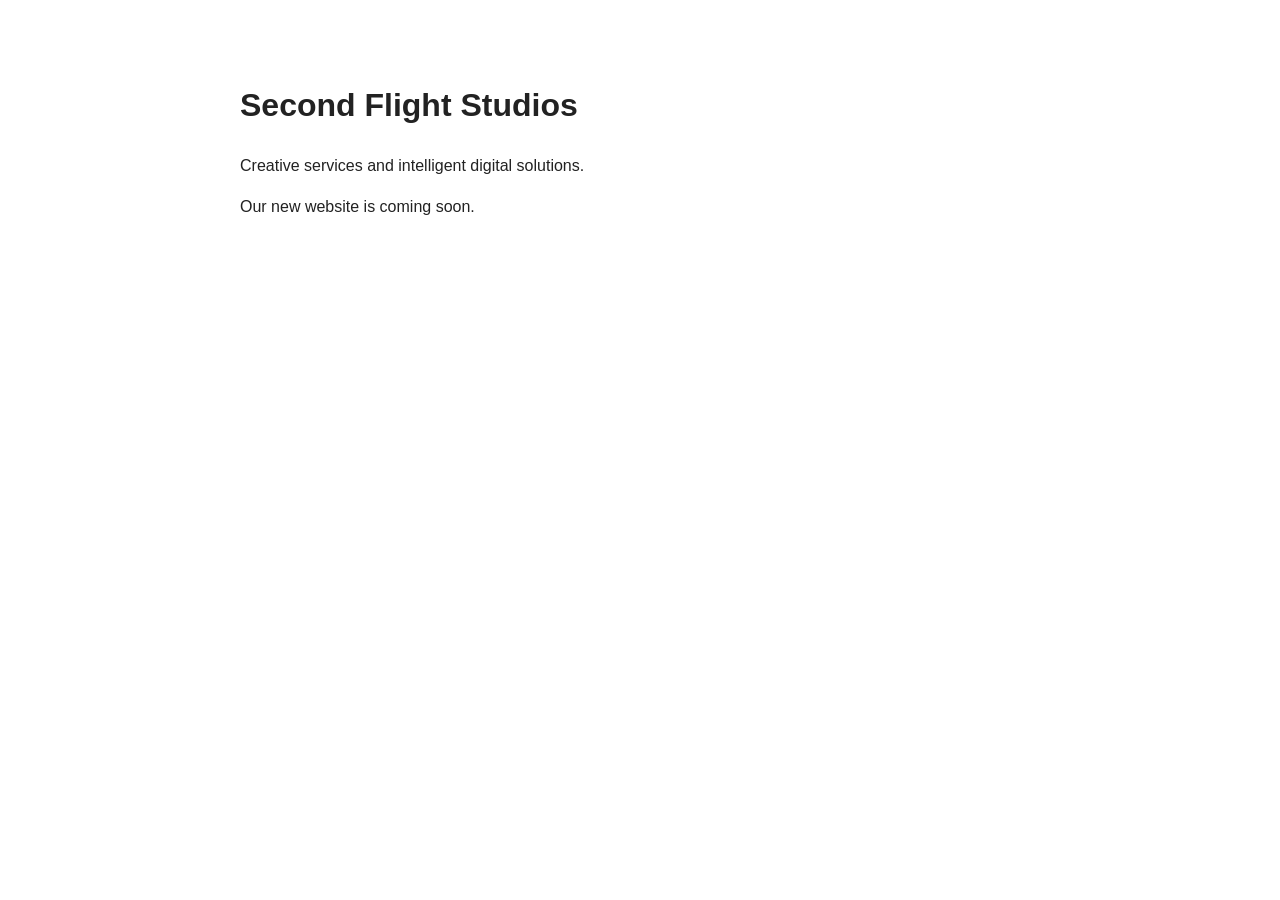
<file: Index.html>
<!DOCTYPE html>

<html lang="en">

<head>

  <meta charset="UTF-8">

  <meta name="viewport" content="width=device-width, initial-scale=1.0">

  <title>Second Flight Studios</title>

  <style>

    body {

      font-family: Arial, sans-serif;

      max-width: 800px;

      margin: 80px auto;

      padding: 0 24px;

      line-height: 1.6;

      color: #222;

    }

  </style>

</head>

<body>

  <h1>Second Flight Studios</h1>

  <p>Creative services and intelligent digital solutions.</p>

  <p>Our new website is coming soon.</p>

</body>

</html>
</file>
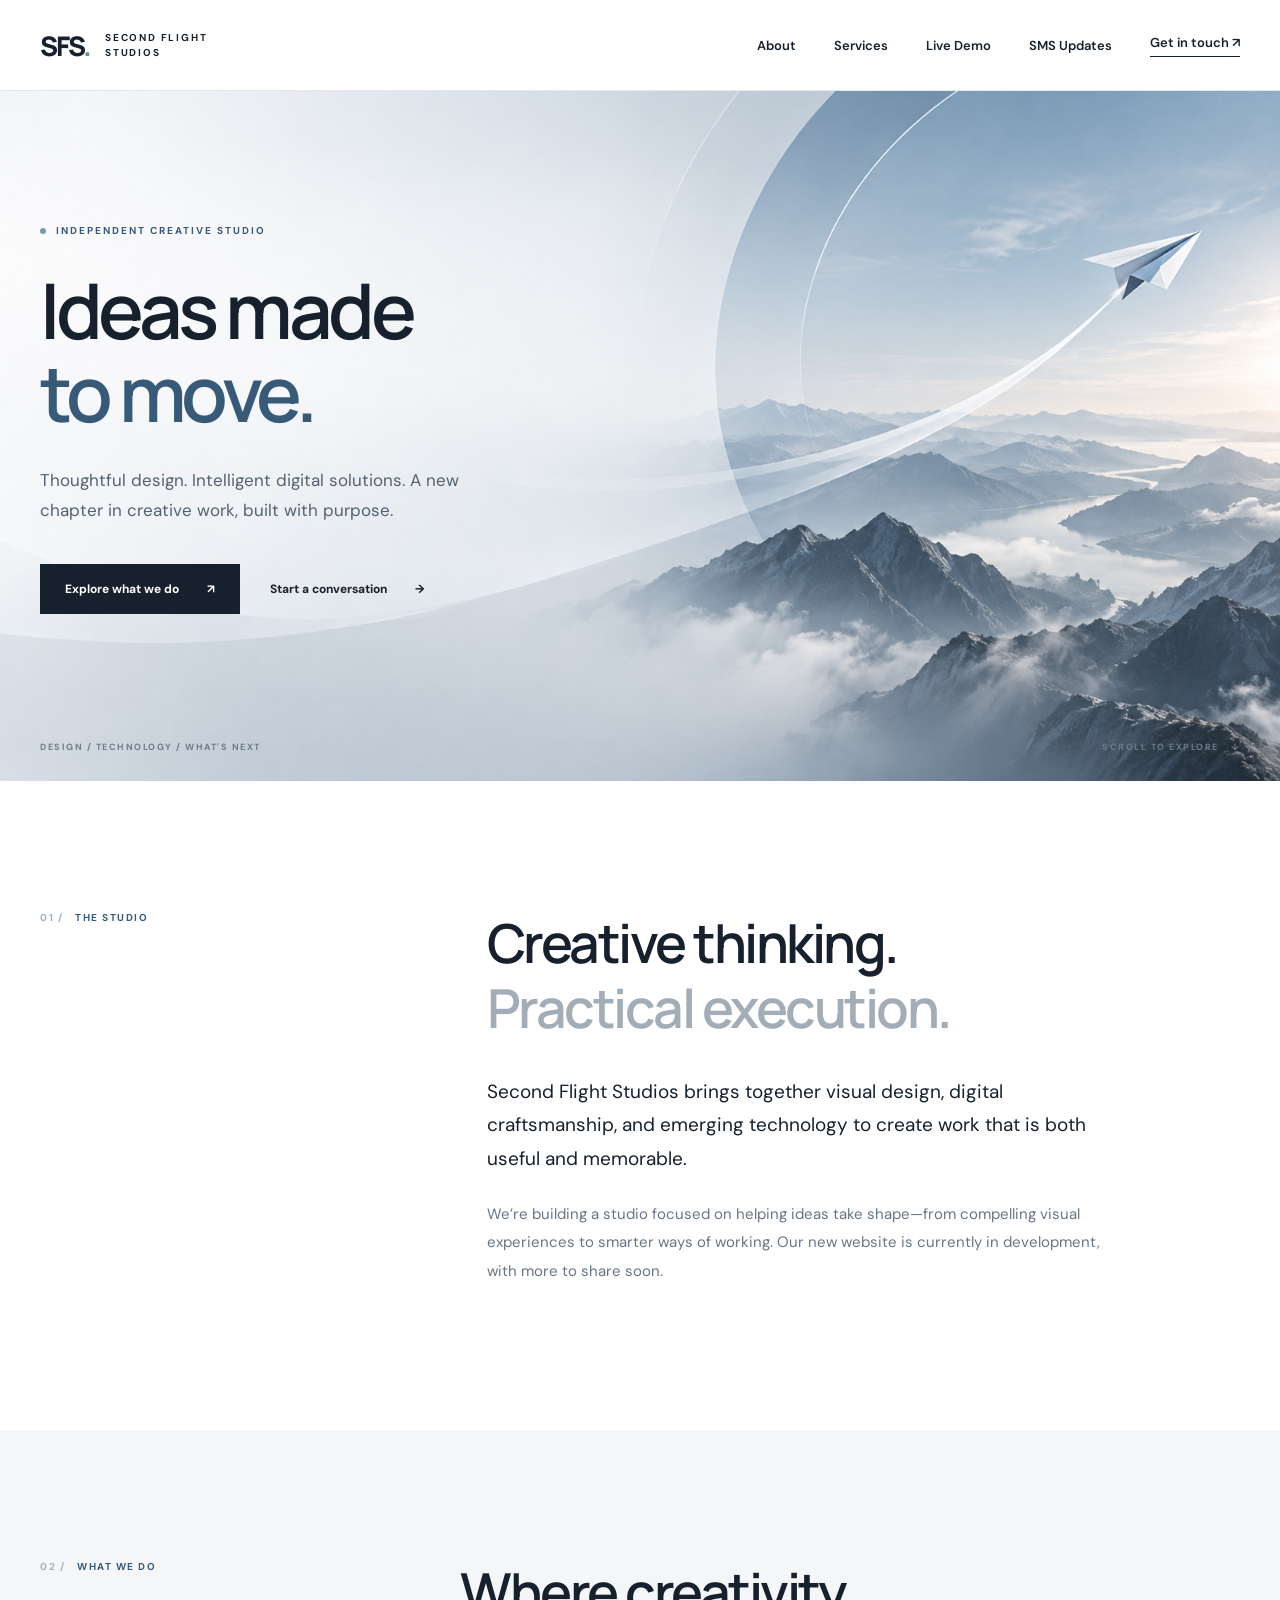
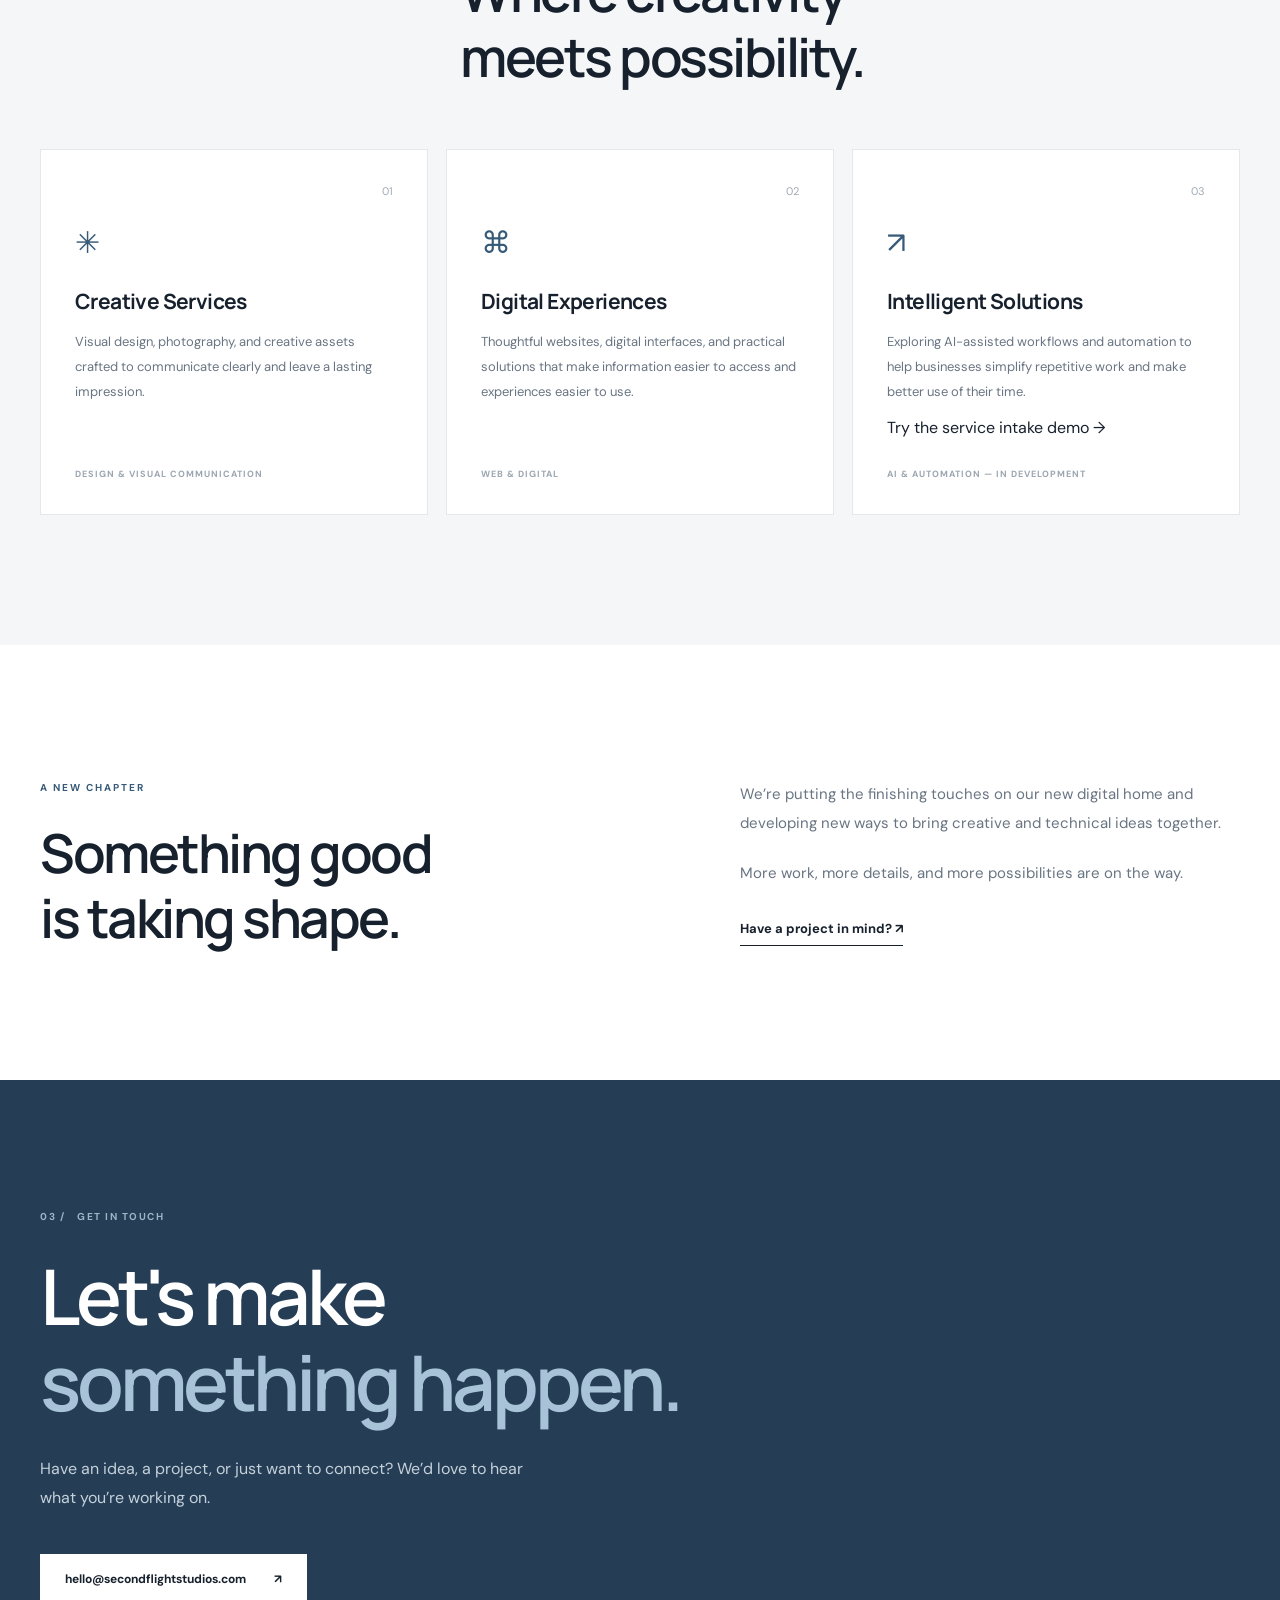
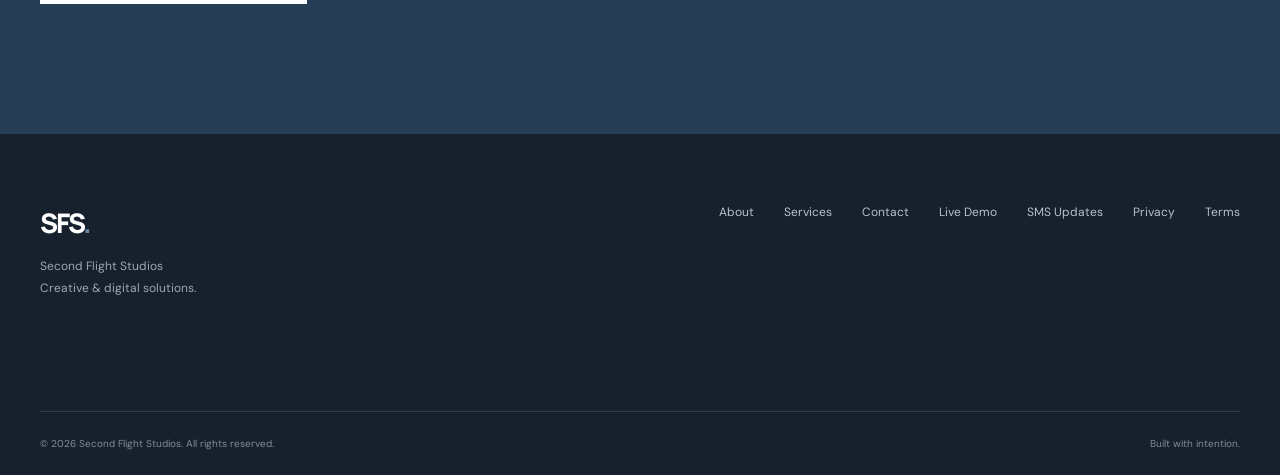
<file: index.html>
<!DOCTYPE html>
<html lang="en">
<head>
  <meta charset="UTF-8">
  <meta name="viewport" content="width=device-width, initial-scale=1.0">

  <title>Second Flight Studios — Creative & Digital Solutions</title>
  <meta name="description" content="Second Flight Studios is an independent creative studio developing thoughtful design, digital experiences, and intelligent business solutions.">

  <link rel="canonical" href="https://secondflightstudios.com/">
  <link rel="stylesheet" href="assets/css/styles.css">
</head>

<body>

  <!-- Header -->
  <header class="site-header">
    <div class="container header-inner">
      <a class="brand" href="/" aria-label="Second Flight Studios home">
        <span class="brand-mark">SFS<span class="brand-dot">.</span></span>
        <span class="brand-name">SECOND FLIGHT<br>STUDIOS</span>
      </a>

      <nav class="site-nav" aria-label="Main navigation">
        <a href="#about">About</a>
        <a href="#services">Services</a>
        <a href="/demo">Live Demo</a>
        <a href="sms-consent.html">SMS Updates</a>
        <a href="#contact" class="nav-contact">Get in touch <span aria-hidden="true">↗</span></a>
      </nav>
    </div>
  </header>

  <main>

    <!-- Hero -->
    <section class="hero" aria-labelledby="hero-title">
      <div class="hero-image" role="img" aria-label="A paper airplane rising above a misty mountain landscape"></div>

      <div class="container hero-content">
        <div class="hero-copy">
          <span class="eyebrow"><span class="status-dot"></span> INDEPENDENT CREATIVE STUDIO</span>

          <h1 id="hero-title">
            Ideas made<br>
            <em>to move.</em>
          </h1>

          <p class="hero-description">
            Thoughtful design. Intelligent digital solutions.
            A new chapter in creative work, built with purpose.
          </p>

          <div class="hero-actions">
            <a href="#services" class="button button-primary">
              Explore what we do <span aria-hidden="true">↗</span>
            </a>
            <a href="#contact" class="button button-text">
              Start a conversation <span aria-hidden="true">→</span>
            </a>
          </div>
        </div>
      </div>

      <div class="hero-bottom">
        <div class="container hero-bottom-inner">
          <span>DESIGN / TECHNOLOGY / WHAT'S NEXT</span>
          <span class="scroll-cue">SCROLL TO EXPLORE <span aria-hidden="true">↓</span></span>
        </div>
      </div>
    </section>

    <!-- Introduction -->
    <section class="section introduction" id="about">
      <div class="container intro-grid">
        <div class="section-label">
          <span class="section-number">01 /</span>
          <span>THE STUDIO</span>
        </div>

        <div class="intro-content">
          <h2>Creative thinking.<br><span class="muted">Practical execution.</span></h2>

          <p class="large-copy">
            Second Flight Studios brings together visual design, digital craftsmanship,
            and emerging technology to create work that is both useful and memorable.
          </p>

          <p>
            We’re building a studio focused on helping ideas take shape—from compelling
            visual experiences to smarter ways of working. Our new website is currently
            in development, with more to share soon.
          </p>
        </div>
      </div>
    </section>

    <!-- Services -->
    <section class="section services" id="services">
      <div class="container">
        <div class="section-heading">
          <div class="section-label">
            <span class="section-number">02 /</span>
            <span>WHAT WE DO</span>
          </div>
          <h2>Where creativity<br>meets possibility.</h2>
        </div>

        <div class="service-grid">
          <article class="service-card">
            <span class="service-index">01</span>
            <div class="service-icon" aria-hidden="true">✳</div>
            <h3>Creative Services</h3>
            <p>
              Visual design, photography, and creative assets crafted to communicate
              clearly and leave a lasting impression.
            </p>
            <span class="service-footer">DESIGN & VISUAL COMMUNICATION</span>
          </article>

          <article class="service-card">
            <span class="service-index">02</span>
            <div class="service-icon" aria-hidden="true">⌘</div>
            <h3>Digital Experiences</h3>
            <p>
              Thoughtful websites, digital interfaces, and practical solutions that
              make information easier to access and experiences easier to use.
            </p>
            <span class="service-footer">WEB & DIGITAL</span>
          </article>

          <article class="service-card">
            <span class="service-index">03</span>
            <div class="service-icon" aria-hidden="true">↗</div>
            <h3>Intelligent Solutions</h3>
            <p>
              Exploring AI-assisted workflows and automation to help businesses
              simplify repetitive work and make better use of their time.
            </p>
            <a class="service-link" href="/demo">Try the service intake demo <span aria-hidden="true">→</span></a>
            <span class="service-footer">AI & AUTOMATION — IN DEVELOPMENT</span>
          </article>
        </div>
      </div>
    </section>

    <!-- Coming Soon -->
    <section class="section next-chapter">
      <div class="container next-grid">
        <div>
          <span class="eyebrow">A NEW CHAPTER</span>
          <h2>Something good<br>is taking shape.</h2>
        </div>

        <div class="next-copy">
          <p>
            We’re putting the finishing touches on our new digital home and developing
            new ways to bring creative and technical ideas together.
          </p>
          <p>More work, more details, and more possibilities are on the way.</p>
          <a href="#contact" class="inline-link">Have a project in mind? <span aria-hidden="true">↗</span></a>
        </div>
      </div>
    </section>

    <!-- Contact -->
    <section class="section contact" id="contact">
      <div class="container contact-inner">
        <div class="section-label">
          <span class="section-number">03 /</span>
          <span>GET IN TOUCH</span>
        </div>

        <h2>Let's make<br><em>something happen.</em></h2>

        <p>
          Have an idea, a project, or just want to connect? We’d love to hear what
          you’re working on.
        </p>

        <a class="button button-light" href="mailto:hello@secondflightstudios.com">
          hello@secondflightstudios.com <span aria-hidden="true">↗</span>
        </a>
        
      </div>
    </section>

  </main>

  <!-- Footer -->
  <footer class="site-footer">
    <div class="container footer-inner">
      <div class="footer-brand">
        <span class="brand-mark">SFS<span class="brand-dot">.</span></span>
        <p>Second Flight Studios<br>Creative & digital solutions.</p>
      </div>

      <div class="footer-links">
        <a href="#about">About</a>
        <a href="#services">Services</a>
        <a href="#contact">Contact</a>
        <a href="/demo">Live Demo</a>
        <a href="sms-consent.html">SMS Updates</a>
        <a href="privacy.html">Privacy</a>
        <a href="terms.html">Terms</a>
      </div>

      <div class="footer-bottom">
        <span>© 2026 Second Flight Studios. All rights reserved.</span>
        <span>Built with intention.</span>
      </div>
    </div>
  </footer>

</body>
</html>
</file>
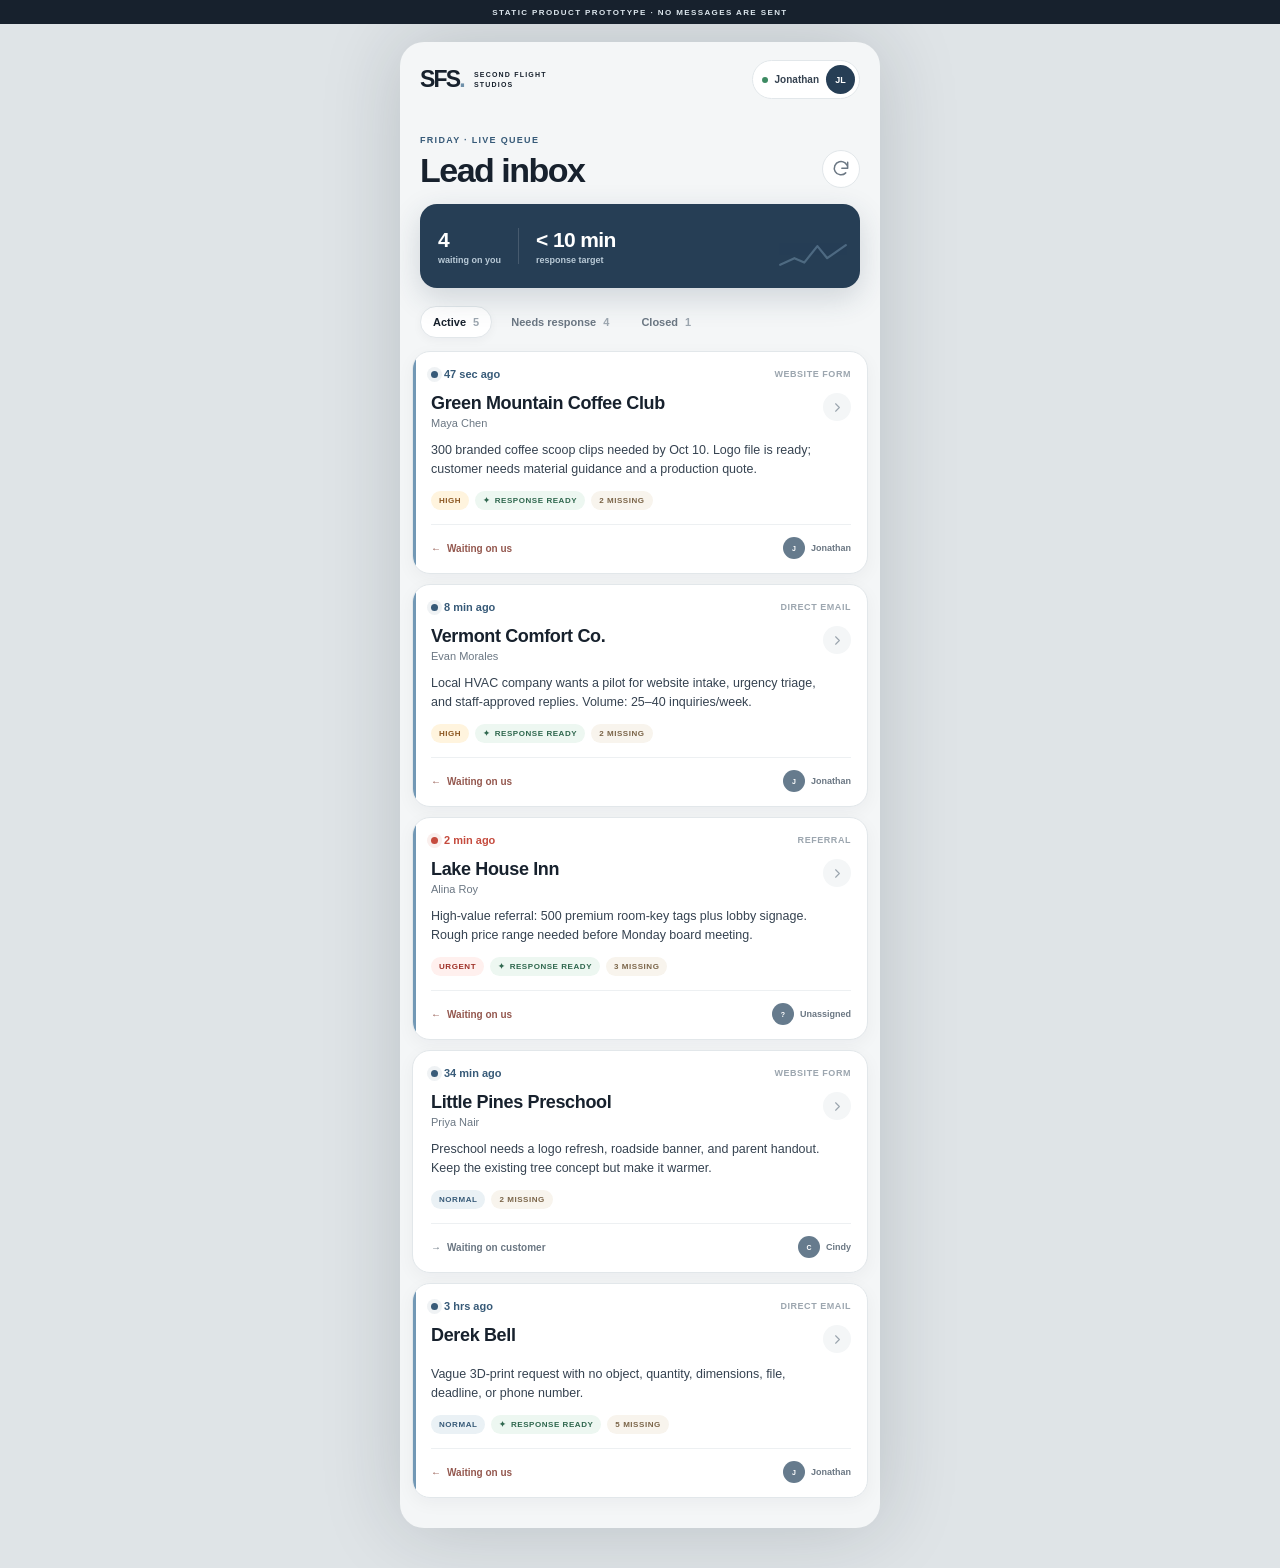
<file: prototype/lead-inbox/index.html>
<!DOCTYPE html>
<html lang="en">
<head>
  <meta charset="UTF-8">
  <meta name="viewport" content="width=device-width, initial-scale=1, viewport-fit=cover">
  <meta name="theme-color" content="#f4f6f7">
  <title>SFS Lead Inbox — Prototype</title>
  <meta name="description" content="A static, non-production prototype of the Second Flight Studios mobile lead inbox.">
  <link rel="stylesheet" href="styles.css">
</head>
<body>
  <div class="prototype-banner" role="note">STATIC PRODUCT PROTOTYPE · NO MESSAGES ARE SENT</div>

  <main class="app-shell" id="app">
    <section class="screen inbox-screen" id="inbox-screen" aria-labelledby="inbox-title">
      <header class="app-header">
        <a class="wordmark" href="../../index.html" aria-label="Second Flight Studios home">
          <span>SFS<span class="brand-dot">.</span></span>
          <small>SECOND FLIGHT<br>STUDIOS</small>
        </a>
        <div class="owner-chip" aria-label="Signed in as Jonathan">
          <span class="owner-status" aria-hidden="true"></span>
          <span>Jonathan</span>
          <span class="owner-avatar" aria-hidden="true">JL</span>
        </div>
      </header>

      <div class="inbox-heading">
        <div>
          <p class="eyebrow">FRIDAY · LIVE QUEUE</p>
          <h1 id="inbox-title">Lead inbox</h1>
        </div>
        <button class="icon-button" id="reset-demo" type="button" aria-label="Reset prototype data" title="Reset prototype data">
          <svg viewBox="0 0 24 24" aria-hidden="true"><path d="M20 11a8 8 0 1 0-2.34 5.66M20 4v7h-7"/></svg>
        </button>
      </div>

      <section class="response-focus" aria-label="Response focus">
        <div>
          <span class="focus-count" id="needs-you-count">3</span>
          <span class="focus-label">waiting on you</span>
        </div>
        <div class="focus-divider" aria-hidden="true"></div>
        <div>
          <span class="focus-time">&lt; 10 min</span>
          <span class="focus-label">response target</span>
        </div>
        <span class="focus-spark" aria-hidden="true">
          <svg viewBox="0 0 64 30"><path d="M2 23 15 17l9 4 12-15 9 11 17-12"/></svg>
        </span>
      </section>

      <nav class="filter-tabs" aria-label="Filter leads">
        <button class="filter-tab is-active" type="button" data-filter="active">Active <span id="active-count">5</span></button>
        <button class="filter-tab" type="button" data-filter="needs-response">Needs response <span id="needs-response-count">3</span></button>
        <button class="filter-tab" type="button" data-filter="closed">Closed <span id="closed-count">1</span></button>
      </nav>

      <div class="lead-list" id="lead-list" aria-live="polite"></div>
      <p class="empty-state" id="empty-state" hidden>No leads in this view.</p>
    </section>

    <section class="screen detail-screen" id="detail-screen" aria-labelledby="detail-title" hidden>
      <header class="detail-header">
        <button class="back-button" id="back-button" type="button">
          <svg viewBox="0 0 24 24" aria-hidden="true"><path d="m15 18-6-6 6-6"/></svg>
          Inbox
        </button>
        <span class="detail-id" id="detail-id"></span>
        <button class="icon-button" type="button" id="more-button" aria-label="More prototype information">
          <svg viewBox="0 0 24 24" aria-hidden="true"><circle cx="5" cy="12" r="1"/><circle cx="12" cy="12" r="1"/><circle cx="19" cy="12" r="1"/></svg>
        </button>
      </header>

      <div id="lead-detail"></div>
    </section>
  </main>

  <div class="action-sheet-backdrop" id="sheet-backdrop" hidden></div>
  <section class="action-sheet" id="assign-sheet" aria-labelledby="assign-title" role="dialog" aria-modal="true" hidden>
    <div class="sheet-handle" aria-hidden="true"></div>
    <div class="sheet-heading">
      <div>
        <p class="eyebrow">OWNERSHIP</p>
        <h2 id="assign-title">Assign lead</h2>
      </div>
      <button class="icon-button sheet-close" type="button" aria-label="Close assignment panel">×</button>
    </div>
    <div class="assignee-options">
      <button type="button" data-assignee="Jonathan"><span class="assignee-avatar">JL</span><span><strong>Jonathan</strong><small>Owner · available</small></span><span class="check">✓</span></button>
      <button type="button" data-assignee="Cindy"><span class="assignee-avatar alt">CL</span><span><strong>Cindy</strong><small>Collaborator</small></span><span class="check">✓</span></button>
      <button type="button" data-assignee=""><span class="assignee-avatar muted-avatar">—</span><span><strong>Unassigned</strong><small>Return to the shared queue</small></span><span class="check">✓</span></button>
    </div>
  </section>

  <div class="toast" id="toast" role="status" aria-live="polite" hidden></div>

  <script src="mock-leads.js"></script>
  <script src="app.js"></script>
</body>
</html>
</file>
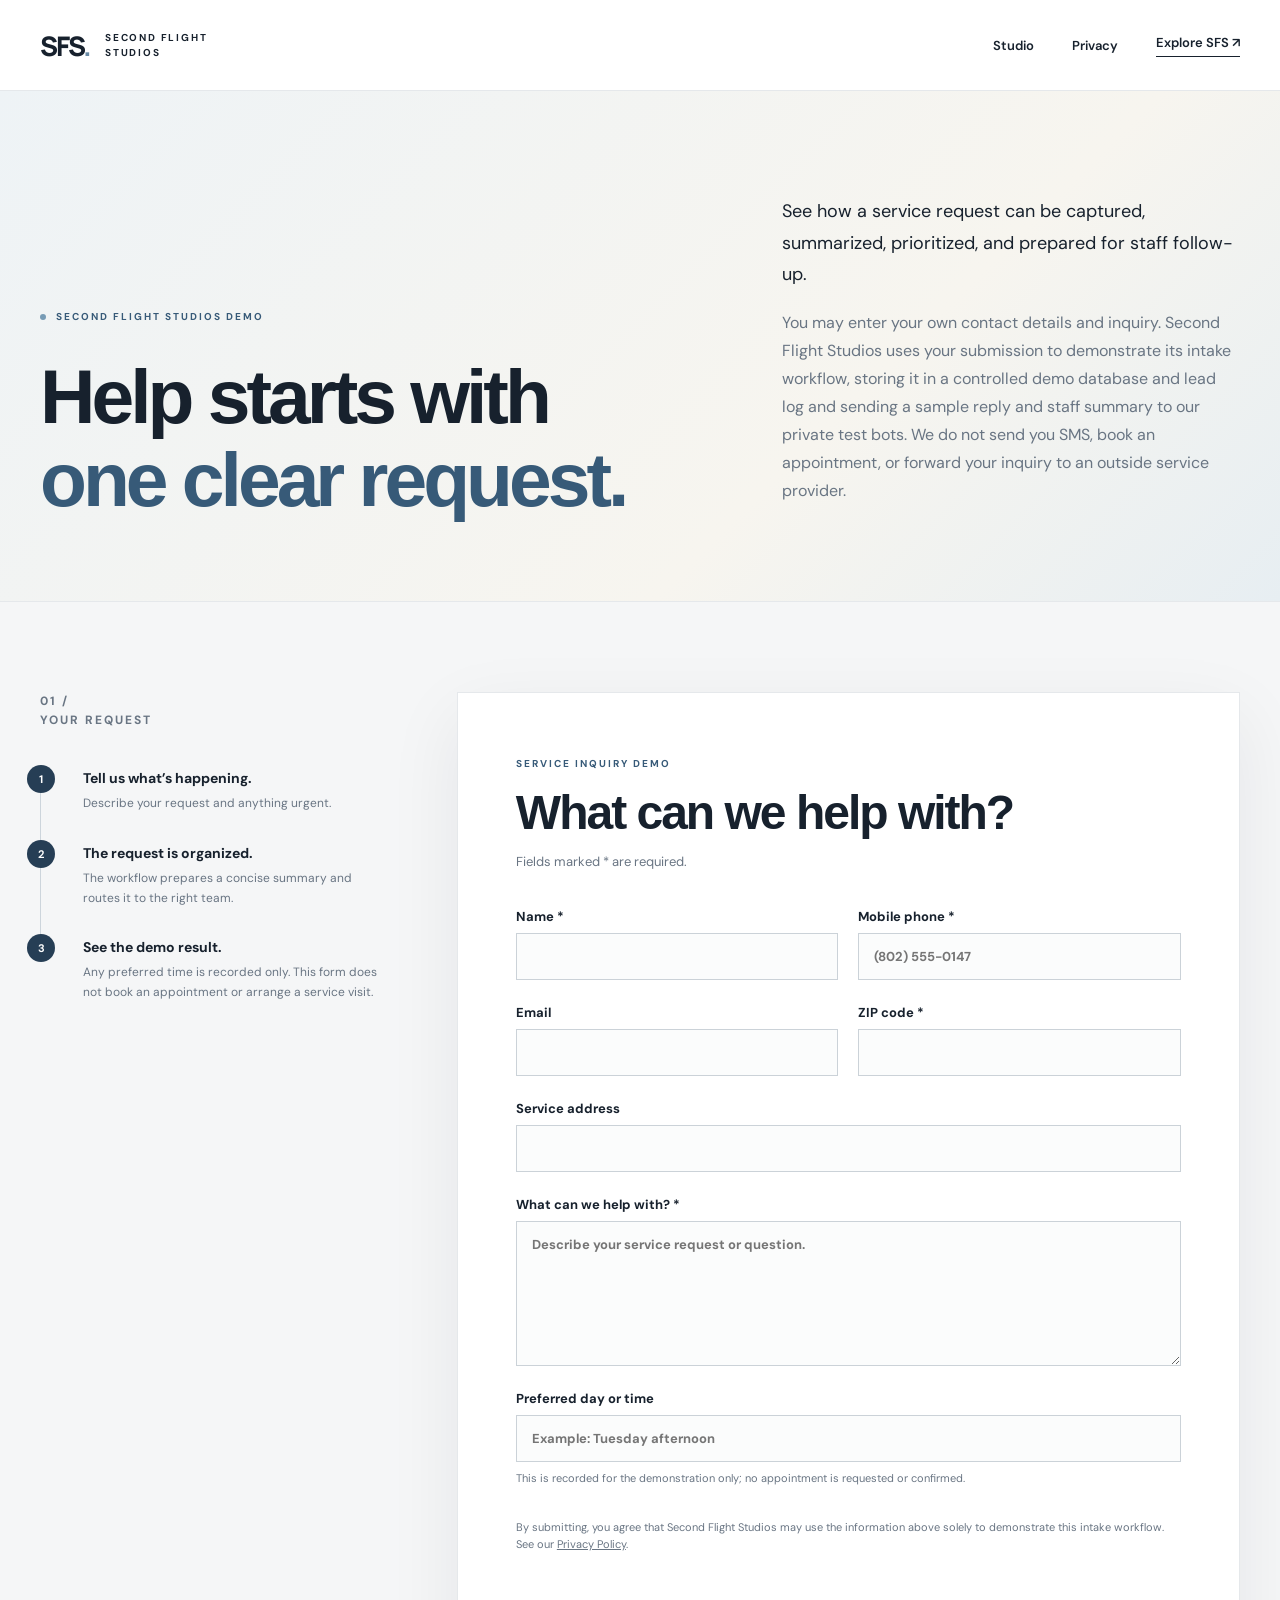
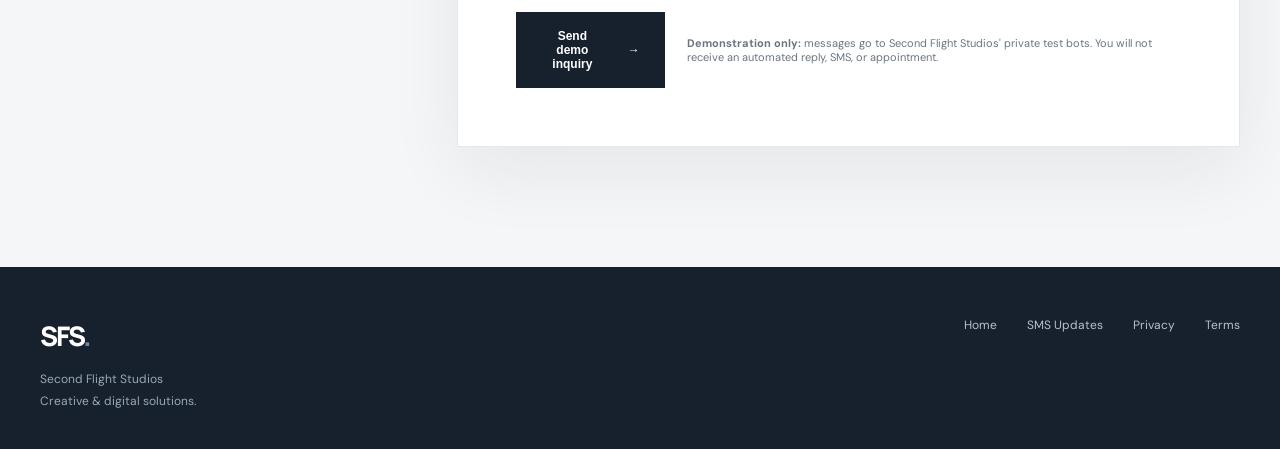
<file: demo.html>
<!DOCTYPE html>
<html lang="en">
<head>
  <meta charset="UTF-8">
  <meta name="viewport" content="width=device-width, initial-scale=1.0">
  <title>Service Intake Demo | Second Flight Studios</title>
  <meta name="description" content="See how Second Flight Studios captures and organizes a service-business inquiry.">
  <link rel="canonical" href="https://secondflightstudios.com/demo">
  <link rel="stylesheet" href="assets/css/styles.css">
  <style>
    [hidden]{display:none!important}
    :root{--ink:#17212d;--muted:#697583;--blue:#375a78;--blue-dark:#263e55;--surface:#f5f6f7;--line:#e5e8eb;--white:#fff;--max:1240px}*{box-sizing:border-box}html{scroll-behavior:smooth}body{margin:0;color:var(--ink);background:var(--surface);font-family:"DM Sans",Arial,sans-serif;-webkit-font-smoothing:antialiased}a{color:inherit;text-decoration:none}.container{width:min(100% - 80px,var(--max));margin:auto}.site-header{background:#fff;border-bottom:1px solid var(--line)}.header-inner{min-height:90px;display:flex;align-items:center;justify-content:space-between}.brand{display:flex;align-items:center;gap:15px}.brand-mark{font-size:27px;font-weight:800;letter-spacing:-2px}.brand-dot{color:#688aa5}.brand-name{font-size:10px;font-weight:700;letter-spacing:1.8px;line-height:1.5}.site-nav{display:flex;gap:38px;align-items:center;font-size:13px;font-weight:600}.nav-contact{border-bottom:1px solid;padding-bottom:5px}.eyebrow,.section-label{display:inline-flex;align-items:center;gap:10px;color:var(--blue);font-size:10px;font-weight:700;letter-spacing:2px}.status-dot{width:6px;height:6px;border-radius:50%;background:#779bb5}h1,h2,p{margin-top:0}h1,h2{font-family:Arial,"Helvetica Neue",sans-serif}h1{margin:30px 0;font-size:clamp(48px,6vw,78px);line-height:1.08;letter-spacing:-4px}h1 em{font-style:normal;color:var(--blue)}h2{font-size:clamp(34px,4vw,48px);line-height:1.2;letter-spacing:-2px}.button{display:inline-flex;align-items:center;justify-content:center;gap:24px;padding:17px 25px;font-size:12px;font-weight:700}.button-primary{border:0;background:var(--ink);color:#fff;cursor:pointer}.button-text{border:0;background:transparent;padding-inline:0;cursor:pointer}.section-number{color:#a3b0bb}.demo-intro{padding:105px 0 80px;background:linear-gradient(135deg,#eef3f6,#f7f5ef 65%,#e7eef2);border-bottom:1px solid var(--line)}.demo-intro-grid{display:grid;grid-template-columns:1.3fr .9fr;gap:80px;align-items:end}.demo-intro h1{margin-bottom:0}.demo-intro-copy{color:var(--muted);line-height:1.75}.demo-intro-copy .large-copy{color:var(--ink);font-size:18px}.demo-section{padding:90px 0 120px}.demo-layout{display:grid;grid-template-columns:minmax(220px,.62fr) minmax(0,1.4fr);gap:70px;align-items:start}.demo-steps{position:sticky;top:40px}.demo-steps ol{list-style:none;padding:0;margin:38px 0 0;counter-reset:steps}.demo-steps li{position:relative;padding:0 0 30px 42px;counter-increment:steps;border-left:1px solid #cdd5dc}.demo-steps li:last-child{border-left-color:transparent}.demo-steps li:before{content:counter(steps);position:absolute;left:-14px;top:-4px;display:grid;place-items:center;width:28px;height:28px;border-radius:50%;color:#fff;background:var(--blue-dark);font-size:11px;font-weight:700}.demo-steps strong,.demo-steps span{display:block}.demo-steps strong{margin-bottom:7px;font-size:14px}.demo-steps span{color:var(--muted);font-size:12px;line-height:1.65}.intake-card{padding:clamp(28px,5vw,58px);background:#fff;border:1px solid var(--line);box-shadow:0 24px 70px rgba(23,33,45,.07)}.intake-card-heading{margin-bottom:38px}.intake-card-heading h2{margin:12px 0}.intake-card-heading p{color:var(--muted);font-size:13px}.intake-form{display:grid;gap:24px}.field-grid{display:grid;gap:20px}.field-grid-two{grid-template-columns:repeat(2,minmax(0,1fr))}.intake-form label,.sms-choice legend{font-size:13px;font-weight:700}.intake-form input[type=text],.intake-form input[type=tel],.intake-form input[type=email],.intake-form textarea{display:block;width:100%;margin-top:8px;padding:14px 15px;color:var(--ink);background:#fbfcfc;border:1px solid #cbd2d8;font:inherit}.intake-form textarea{resize:vertical;min-height:145px}.intake-form input:focus,.intake-form textarea:focus{outline:3px solid rgba(55,90,120,.18);border-color:var(--blue)}.intake-form.was-validated :invalid{border-color:#a33b3b}.field-help{display:block;margin-top:8px;color:var(--muted);font-size:11px;font-weight:400;line-height:1.55}.sms-choice{margin:4px 0 0;padding:22px;background:#f4f7f9;border:1px solid #d6dfe5}.sms-choice legend{padding:0 8px}.consent-row{display:grid;grid-template-columns:auto 1fr;gap:12px;align-items:start;font-weight:400!important;line-height:1.6}.consent-row input{width:20px;height:20px;margin:2px 0}.consent-links{margin:13px 0 0 32px;font-size:11px}.consent-links a{text-decoration:underline}.form-actions{display:flex;align-items:center;gap:22px}.form-actions p{margin:0;color:var(--muted);font-size:11px}.form-error{padding:13px 15px;color:#7b2424;background:#fff0f0;border-left:3px solid #a33b3b;font-size:13px}.honeypot{position:absolute;left:-10000px}.demo-success{display:grid;grid-template-columns:auto 1fr;gap:25px;padding:30px;background:#edf4ef;border:1px solid #c6d8ca}.demo-success[hidden]{display:none}.success-icon{display:grid;place-items:center;width:44px;height:44px;color:#fff;background:#416c50;border-radius:50%;font-weight:700}.demo-success h2{margin:10px 0 14px}.demo-success p{color:#4f6255;line-height:1.7}.site-footer{background:#17212d;color:#fff;padding:50px 0 25px}.footer-inner{display:flex;flex-wrap:wrap;justify-content:space-between;gap:40px}.footer-brand p{color:#9aa8b5;font-size:12px;line-height:1.8;margin-top:15px}.footer-links{display:flex;gap:30px;font-size:12px;color:#b7c2cc}
    @media(max-width:900px){.container{width:min(100% - 48px,var(--max))}.demo-intro-grid,.demo-layout{grid-template-columns:1fr;gap:45px}.demo-steps{position:static}}
    @media(max-width:600px){.container{width:min(100% - 36px,var(--max))}.header-inner{min-height:74px}.brand-mark{font-size:24px}.brand-name{font-size:8px}.site-nav{gap:16px;font-size:11px}.site-nav a:not(.nav-contact){display:none}.demo-intro{padding:68px 0 54px}.demo-intro h1{font-size:48px;letter-spacing:-3px}.demo-section{padding:50px 0 80px}.field-grid-two{grid-template-columns:1fr}.intake-card{padding:26px 20px}.form-actions{align-items:flex-start;flex-direction:column}.demo-success{grid-template-columns:1fr}.footer-inner{flex-direction:column}.footer-links{flex-wrap:wrap}}
  </style>
</head>
<body class="demo-body">
  <header class="site-header">
    <div class="container header-inner">
      <a class="brand" href="index.html" aria-label="Second Flight Studios home">
        <span class="brand-mark">SFS<span class="brand-dot">.</span></span>
        <span class="brand-name">SECOND FLIGHT<br>STUDIOS</span>
      </a>
      <nav class="site-nav" aria-label="Demo navigation">
        <a href="index.html">Studio</a>
        <a href="privacy.html">Privacy</a>
        <a href="index.html" class="nav-contact">Explore SFS <span aria-hidden="true">↗</span></a>
      </nav>
    </div>
  </header>

  <main class="demo-main">
    <section class="demo-intro">
      <div class="container demo-intro-grid">
        <div>
          <span class="eyebrow"><span class="status-dot"></span> SECOND FLIGHT STUDIOS DEMO</span>
          <h1>Help starts with<br><em>one clear request.</em></h1>
        </div>
        <div class="demo-intro-copy">
          <p class="large-copy">See how a service request can be captured, summarized, prioritized, and prepared for staff follow-up.</p>
          <p>You may enter your own contact details and inquiry. Second Flight Studios uses your submission to demonstrate its intake workflow, storing it in a controlled demo database and lead log and sending a sample reply and staff summary to our private test bots. We do not send you SMS, book an appointment, or forward your inquiry to an outside service provider.</p>
        </div>
      </div>
    </section>

    <section class="demo-section" aria-labelledby="request-title">
      <div class="container demo-layout">
        <aside class="demo-steps" aria-label="What happens next">
          <span class="section-label"><span class="section-number">01 /</span> YOUR REQUEST</span>
          <ol>
            <li><strong>Tell us what’s happening.</strong><span>Describe your request and anything urgent.</span></li>
            <li><strong>The request is organized.</strong><span>The workflow prepares a concise summary and routes it to the right team.</span></li>
            <li><strong>See the demo result.</strong><span>Any preferred time is recorded only. This form does not book an appointment or arrange a service visit.</span></li>
          </ol>
        </aside>

        <div class="intake-card">
          <div class="intake-card-heading">
            <span class="eyebrow">SERVICE INQUIRY DEMO</span>
            <h2 id="request-title">What can we help with?</h2>
            <p>Fields marked * are required.</p>
          </div>

          <noscript><p>This demo requires JavaScript. No information can be submitted.</p></noscript>
          <form id="intake-form" class="intake-form" novalidate>
            <input type="hidden" name="turnstile_token" value="">
            <div class="honeypot" aria-hidden="true">
              <label for="company-site">Company website</label>
              <input id="company-site" name="company_site" type="text" tabindex="-1" autocomplete="off">
            </div>

            <div class="field-grid field-grid-two">
              <label for="name">Name *
                <input id="name" name="name" type="text" autocomplete="name" required>
              </label>
              <label for="phone">Mobile phone *
                <input id="phone" name="phone" type="tel" autocomplete="tel" inputmode="tel" placeholder="(802) 555-0147" required>
              </label>
            </div>

            <div class="field-grid field-grid-two">
              <label for="email">Email
                <input id="email" name="email" type="email" autocomplete="email">
              </label>
              <label for="zip">ZIP code *
                <input id="zip" name="zip" type="text" inputmode="numeric" autocomplete="postal-code" pattern="[0-9]{5}(-[0-9]{4})?" required>
              </label>
            </div>

            <label for="address">Service address
              <input id="address" name="address" type="text" autocomplete="street-address">
            </label>

            <label for="message">What can we help with? *
              <textarea id="message" name="message" rows="6" placeholder="Describe your service request or question." required></textarea>
            </label>

            <label for="preferred-time">Preferred day or time
              <input id="preferred-time" name="preferred_time" type="text" placeholder="Example: Tuesday afternoon">
              <span class="field-help">This is recorded for the demonstration only; no appointment is requested or confirmed.</span>
            </label>

            <p class="field-help">By submitting, you agree that Second Flight Studios may use the information above solely to demonstrate this intake workflow. See our <a href="privacy.html"><u>Privacy Policy</u></a>.</p>
            <div id="turnstile-widget" class="cf-turnstile" data-sitekey="0x4AAAAAAEx2JqLT8A6b7dNC" data-action="sfs_public_demo" data-callback="sfsTurnstileCallback" data-expired-callback="sfsTurnstileExpired"></div>
            <div class="form-actions">
              <button class="button button-primary" type="submit" disabled>Send demo inquiry <span aria-hidden="true">→</span></button>
              <p><strong>Demonstration only:</strong> messages go to Second Flight Studios' private test bots. You will not receive an automated reply, SMS, or appointment.</p>
            </div>
            <div id="form-error" class="form-error" role="alert" hidden>Please complete the required fields and check any highlighted entries.</div>
          </form>

          <section id="demo-success" class="demo-success" aria-live="polite" tabindex="-1" hidden>
            <span class="success-icon" aria-hidden="true">✓</span>
            <div>
              <p class="eyebrow">DEMO COMPLETE</p>
              <h2>Your inquiry was recorded for the demo.</h2>
              <p id="success-summary"></p>
              <p>Second Flight Studios stored this inquiry in its controlled demo records and sent sample messages to its private test bots. You will not receive a bot reply, SMS, or appointment from this form.</p>
              <button id="reset-demo" class="button button-text" type="button">Try another request <span aria-hidden="true">↗</span></button>
            </div>
          </section>
        </div>
      </div>
    </section>
  </main>

  <footer class="site-footer demo-footer">
    <div class="container footer-inner">
      <div class="footer-brand">
        <span class="brand-mark">SFS<span class="brand-dot">.</span></span>
        <p>Second Flight Studios<br>Creative &amp; digital solutions.</p>
      </div>
      <div class="footer-links">
        <a href="index.html">Home</a>
        <a href="sms-consent.html">SMS Updates</a>
        <a href="privacy.html">Privacy</a>
        <a href="terms.html">Terms</a>
      </div>
    </div>
  </footer>
  <script src="assets/js/demo.js" defer></script>
  <script src="https://challenges.cloudflare.com/turnstile/v0/api.js" defer></script>

</body>
</html>
</file>
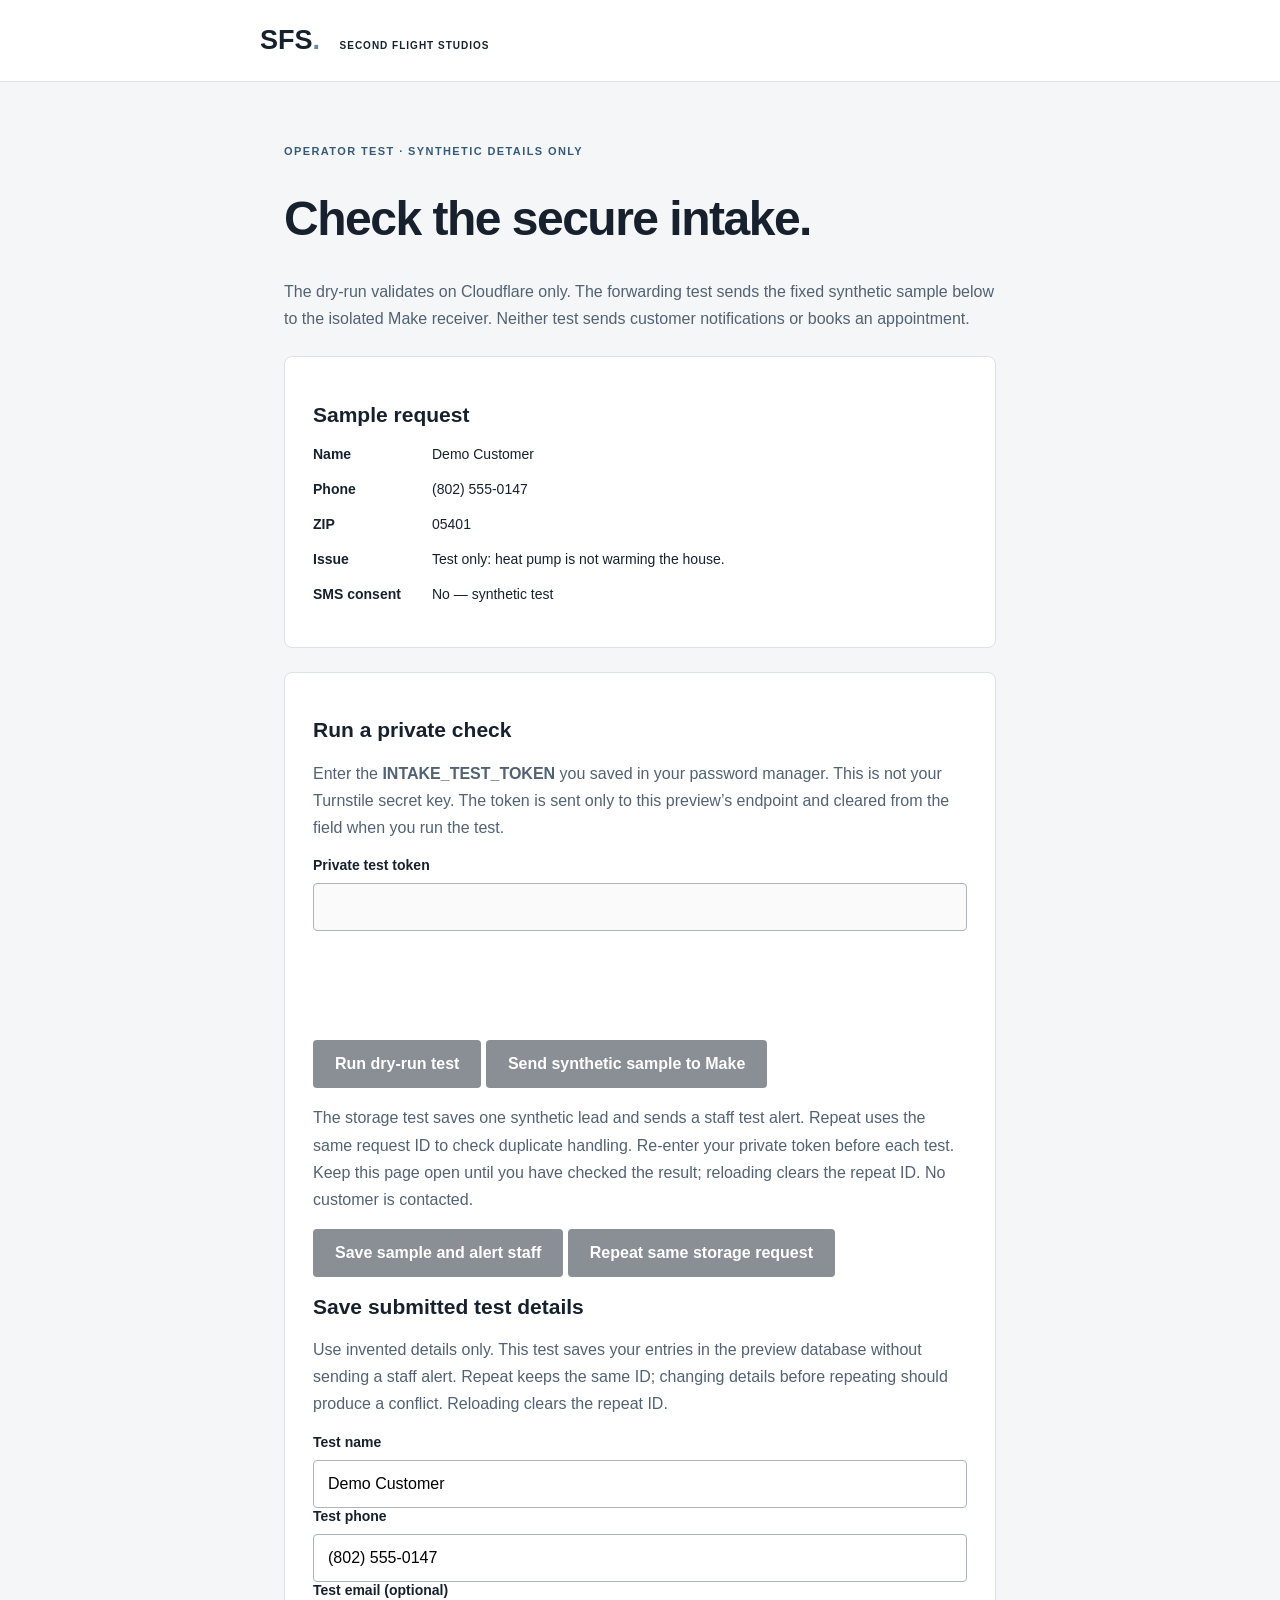
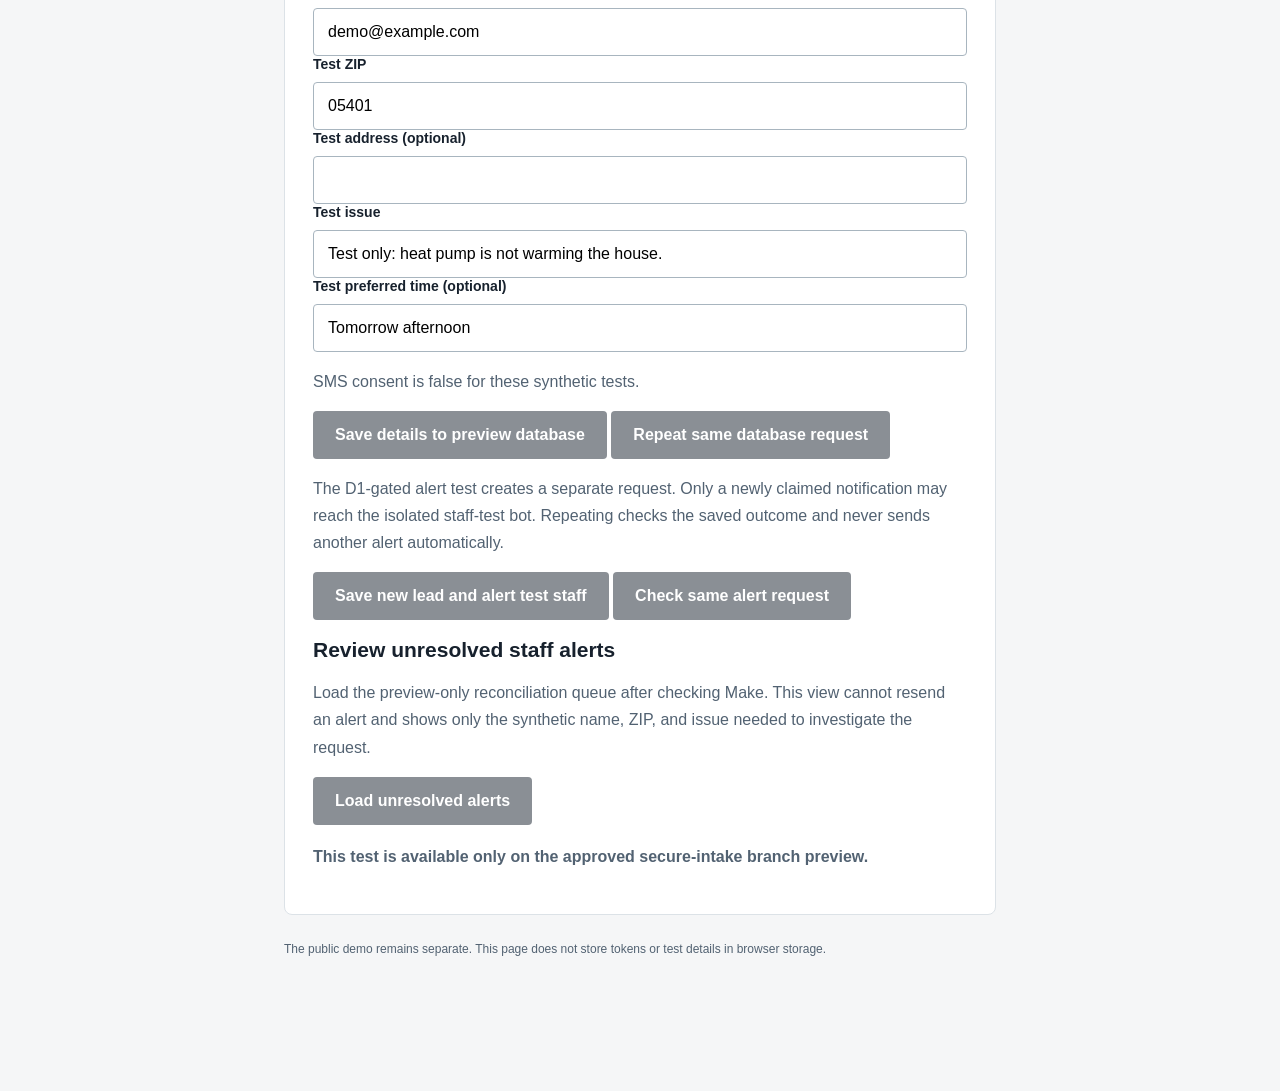
<file: intake-test.html>
<!doctype html>
<html lang="en">
<head>
  <meta charset="utf-8">
  <meta name="viewport" content="width=device-width,initial-scale=1">
  <meta name="robots" content="noindex,nofollow">
  <meta name="referrer" content="no-referrer">
  <meta http-equiv="Content-Security-Policy" content="default-src 'none'; script-src 'self' https://challenges.cloudflare.com; style-src 'self'; frame-src https://challenges.cloudflare.com; connect-src 'self' https://challenges.cloudflare.com; img-src 'self'; base-uri 'none'; form-action 'none'">
  <title>Controlled intake test | Second Flight Studios</title>
  <link rel="stylesheet" href="assets/css/intake-test.css">
  <script src="assets/js/intake-test.js" defer></script>
</head>
<body>
  <header><a href="demo">SFS<span>.</span> <small>SECOND FLIGHT STUDIOS</small></a></header>
  <main>
    <p class="eyebrow">OPERATOR TEST · SYNTHETIC DETAILS ONLY</p>
    <h1>Check the secure intake.</h1>
    <p>The dry-run validates on Cloudflare only. The forwarding test sends the fixed synthetic sample below to the isolated Make receiver. Neither test sends customer notifications or books an appointment.</p>
    <section aria-labelledby="sample-title">
      <h2 id="sample-title">Sample request</h2>
      <dl><dt>Name</dt><dd>Demo Customer</dd><dt>Phone</dt><dd>(802) 555-0147</dd><dt>ZIP</dt><dd>05401</dd><dt>Issue</dt><dd>Test only: heat pump is not warming the house.</dd><dt>SMS consent</dt><dd>No — synthetic test</dd></dl>
    </section>
    <section aria-labelledby="access-title">
      <h2 id="access-title">Run a private check</h2>
      <p>Enter the <strong>INTAKE_TEST_TOKEN</strong> you saved in your password manager. This is not your Turnstile secret key. The token is sent only to this preview’s endpoint and cleared from the field when you run the test.</p>
      <label for="test-token">Private test token</label>
      <input id="test-token" type="password" autocomplete="off" spellcheck="false" minlength="32" maxlength="256">
      <div id="turnstile-container"></div>
      <button id="run-test" type="button" disabled>Run dry-run test</button>
      <button id="forward-test" type="button" disabled>Send synthetic sample to Make</button>
      <p>The storage test saves one synthetic lead and sends a staff test alert. Repeat uses the same request ID to check duplicate handling. Re-enter your private token before each test. Keep this page open until you have checked the result; reloading clears the repeat ID. No customer is contacted.</p>
      <button id="storage-test" type="button" disabled>Save sample and alert staff</button>
      <button id="repeat-storage-test" type="button" disabled>Repeat same storage request</button>
      <h2>Save submitted test details</h2>
      <p>Use invented details only. This test saves your entries in the preview database without sending a staff alert. Repeat keeps the same ID; changing details before repeating should produce a conflict. Reloading clears the repeat ID.</p>
      <label for="capture-name">Test name</label><input id="capture-name" value="Demo Customer" maxlength="100">
      <label for="capture-phone">Test phone</label><input id="capture-phone" value="(802) 555-0147" maxlength="32">
      <label for="capture-email">Test email (optional)</label><input id="capture-email" value="demo@example.com" maxlength="254">
      <label for="capture-zip">Test ZIP</label><input id="capture-zip" value="05401" maxlength="10">
      <label for="capture-address">Test address (optional)</label><input id="capture-address" value="" maxlength="200">
      <label for="capture-message">Test issue</label><input id="capture-message" value="Test only: heat pump is not warming the house." maxlength="2000">
      <label for="capture-preferred_time">Test preferred time (optional)</label><input id="capture-preferred_time" value="Tomorrow afternoon" maxlength="160">
      <p>SMS consent is false for these synthetic tests.</p>
        <button id="capture-test" type="button" disabled>Save details to preview database</button>
        <button id="repeat-capture-test" type="button" disabled>Repeat same database request</button>
        <p class="test-guidance">The D1-gated alert test creates a separate request. Only a newly claimed notification may reach the isolated staff-test bot. Repeating checks the saved outcome and never sends another alert automatically.</p>
        <button id="capture-alert-test" type="button" disabled>Save new lead and alert test staff</button>
        <button id="repeat-capture-alert-test" type="button" disabled>Check same alert request</button>
        <h2>Review unresolved staff alerts</h2>
        <p>Load the preview-only reconciliation queue after checking Make. This view cannot resend an alert and shows only the synthetic name, ZIP, and issue needed to investigate the request.</p>
        <button id="review-alerts" type="button" disabled>Load unresolved alerts</button>
        <div id="reconciliation-list" aria-live="polite"></div>
        <p id="test-result" role="status" aria-live="polite">Loading verification…</p>
      <noscript><p>JavaScript is required for this controlled test.</p></noscript>
    </section>
    <p class="footnote">The public demo remains separate. This page does not store tokens or test details in browser storage.</p>
  </main>
</body>
</html>
</file>
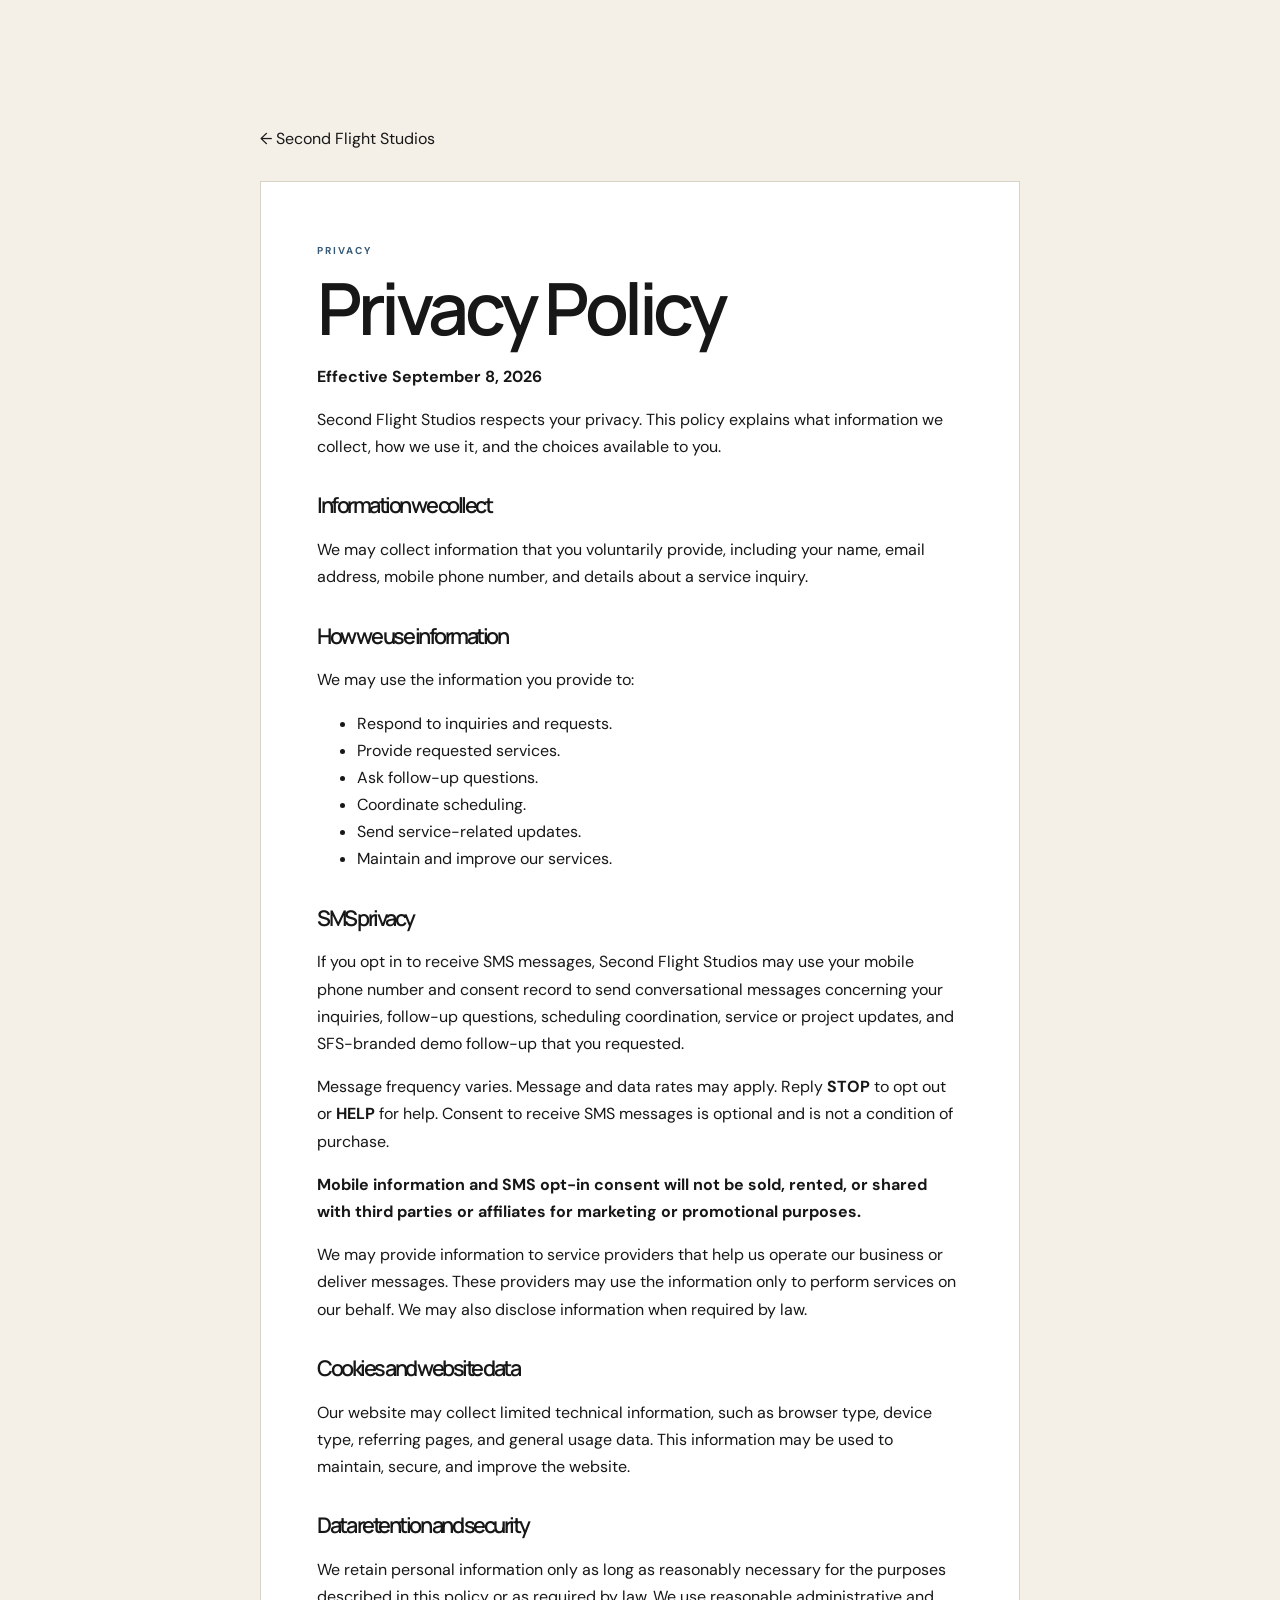
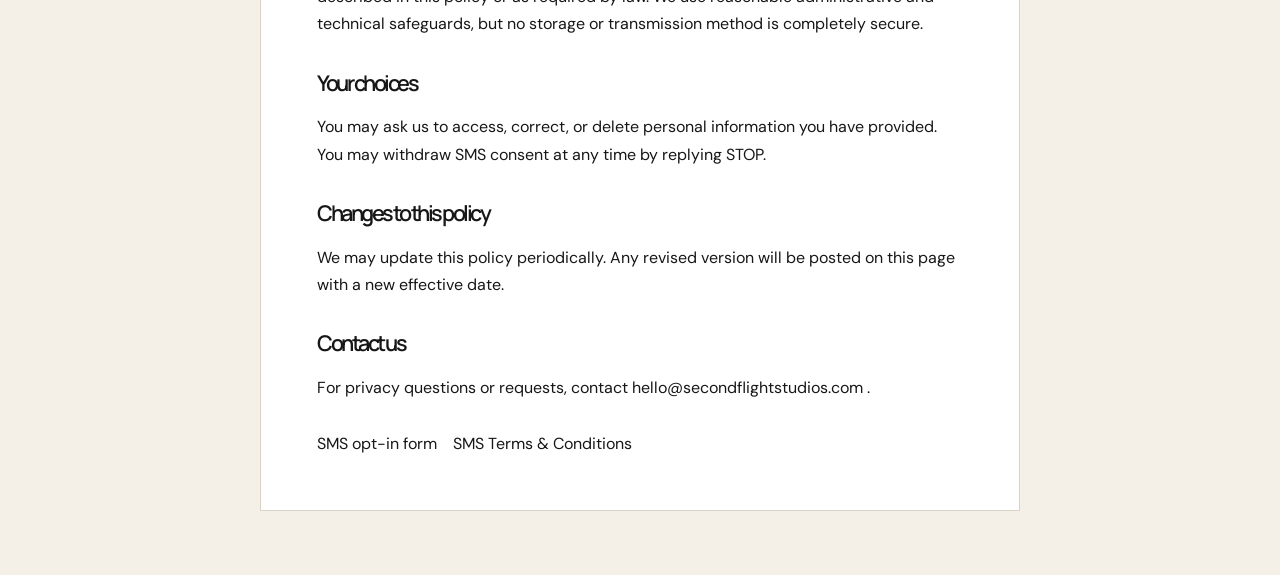
<file: privacy.html>
<!DOCTYPE html>
<html lang="en">
<head>
  <meta charset="UTF-8">
  <meta name="viewport" content="width=device-width, initial-scale=1.0">

  <title>Privacy Policy | Second Flight Studios</title>
  <meta
    name="description"
    content="Privacy Policy for Second Flight Studios, including SMS data practices."
  >

  <link
    rel="canonical"
    href="https://secondflightstudios.com/privacy.html"
  >
  <link rel="stylesheet" href="assets/css/styles.css">

  <style>
    .legal-page {
      min-height: 100vh;
      padding: 8rem 1.25rem 4rem;
      color: #171717;
      background: #f4f0e8;
    }

    .legal-wrap {
      max-width: 760px;
      margin: 0 auto;
    }

    .legal-card {
      padding: clamp(1.5rem, 5vw, 3.5rem);
      background: #fff;
      border: 1px solid #d8d2c7;
    }

    .legal-card h1 {
      margin: 0 0 1rem;
      font-size: clamp(2.2rem, 7vw, 4.5rem);
    }

    .legal-card h2 {
      margin-top: 2rem;
      font-size: 1.35rem;
    }

    .legal-card p,
    .legal-card li {
      line-height: 1.7;
    }

    .back-link {
      display: inline-block;
      margin-bottom: 2rem;
    }

    .legal-links {
      display: flex;
      flex-wrap: wrap;
      gap: 1rem;
      margin-top: 2rem;
    }
  </style>
</head>

<body>
  <main class="legal-page">
    <div class="legal-wrap">
      <a class="back-link" href="index.html">
        &larr; Second Flight Studios
      </a>

      <article class="legal-card">
        <p class="eyebrow">PRIVACY</p>
        <h1>Privacy Policy</h1>

        <p><strong>Effective September 8, 2026</strong></p>

        <p>
          Second Flight Studios respects your privacy. This policy explains
          what information we collect, how we use it, and the choices available
          to you.
        </p>

        <h2>Information we collect</h2>

        <p>
          We may collect information that you voluntarily provide, including
          your name, email address, mobile phone number, and details about a
          service inquiry.
        </p>

        <h2>How we use information</h2>

        <p>We may use the information you provide to:</p>

        <ul>
          <li>Respond to inquiries and requests.</li>
          <li>Provide requested services.</li>
          <li>Ask follow-up questions.</li>
          <li>Coordinate scheduling.</li>
          <li>Send service-related updates.</li>
          <li>Maintain and improve our services.</li>
        </ul>

        <h2>SMS privacy</h2>

        <p>
          If you opt in to receive SMS messages, Second Flight Studios may use your mobile phone number and consent record to send conversational messages concerning your inquiries, follow-up questions, scheduling coordination, service or project updates, and SFS-branded demo follow-up that you requested.
        </p>

        <p>
          Message frequency varies. Message and data rates may apply. Reply
          <strong>STOP</strong> to opt out or <strong>HELP</strong> for help.
          Consent to receive SMS messages is optional and is not a condition of
          purchase.
        </p>

        <p>
          <strong>
            Mobile information and SMS opt-in consent will not be sold, rented,
            or shared with third parties or affiliates for marketing or
            promotional purposes.
          </strong>
        </p>

        <p>
          We may provide information to service providers that help us operate
          our business or deliver messages. These providers may use the
          information only to perform services on our behalf. We may also
          disclose information when required by law.
        </p>

        <h2>Cookies and website data</h2>

        <p>
          Our website may collect limited technical information, such as
          browser type, device type, referring pages, and general usage data.
          This information may be used to maintain, secure, and improve the
          website.
        </p>

        <h2>Data retention and security</h2>

        <p>
          We retain personal information only as long as reasonably necessary
          for the purposes described in this policy or as required by law. We
          use reasonable administrative and technical safeguards, but no
          storage or transmission method is completely secure.
        </p>

        <h2>Your choices</h2>

        <p>
          You may ask us to access, correct, or delete personal information you
          have provided. You may withdraw SMS consent at any time by replying
          STOP.
        </p>

        <h2>Changes to this policy</h2>

        <p>
          We may update this policy periodically. Any revised version will be
          posted on this page with a new effective date.
        </p>

        <h2>Contact us</h2>

        <p>
          For privacy questions or requests, contact
          <a href="mailto:hello@secondflightstudios.com">
            hello@secondflightstudios.com
          </a>.
        </p>

        <nav class="legal-links" aria-label="Legal information">
          <a href="sms-consent.html">SMS opt-in form</a>
          <a href="terms.html">SMS Terms &amp; Conditions</a>
        </nav>
      </article>
    </div>
  </main>
</body>
</html>
</file>
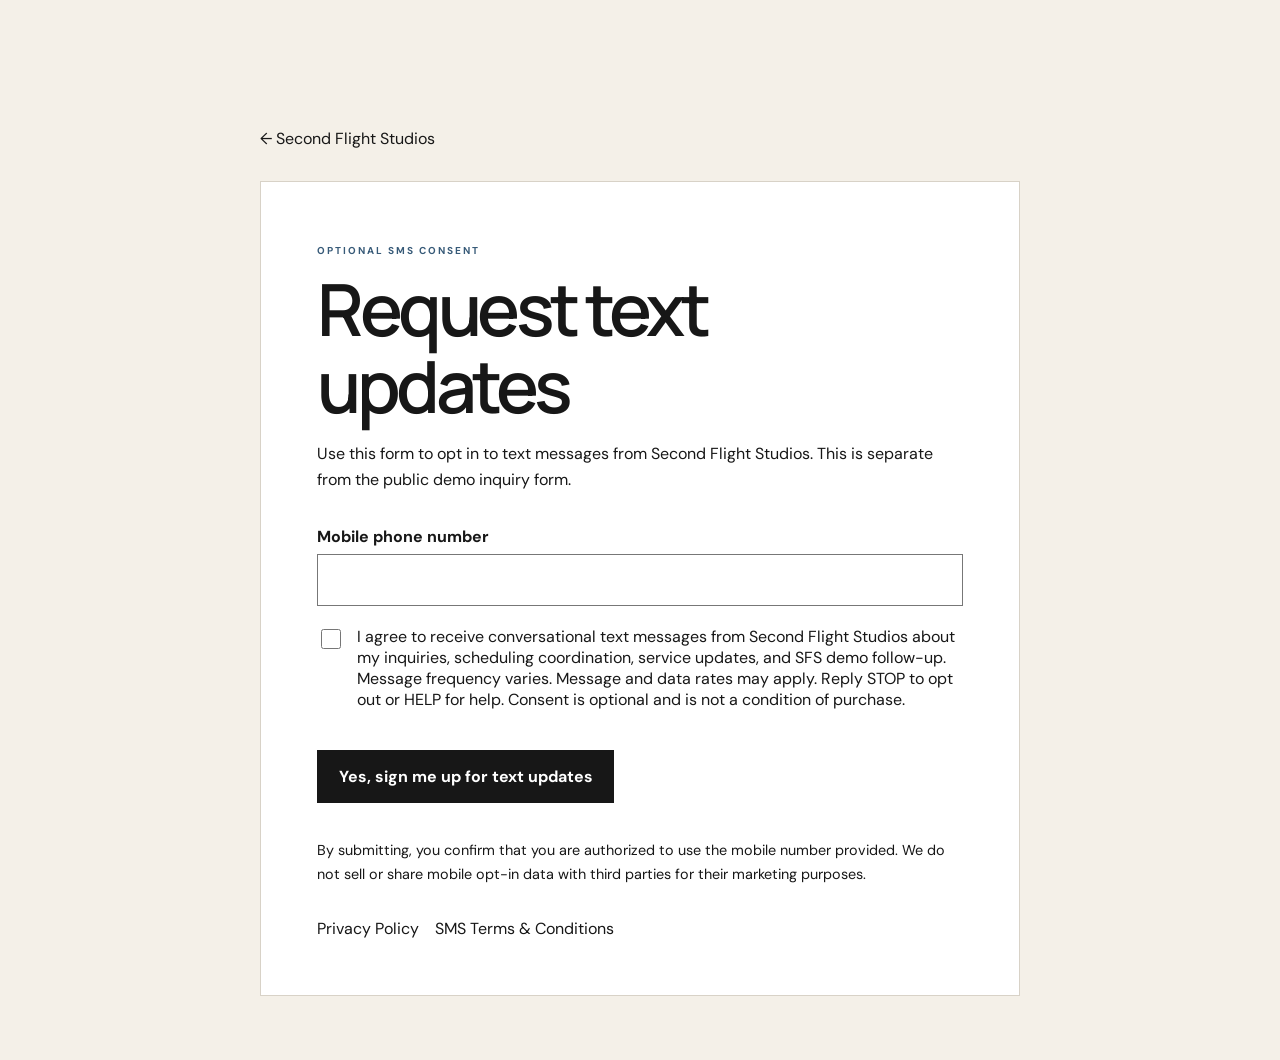
<file: sms-consent.html>
<!DOCTYPE html>
<html lang="en">
<head>
  <meta charset="UTF-8">
  <meta name="viewport" content="width=device-width, initial-scale=1.0">
  <title>SMS Updates | Second Flight Studios</title>
  <meta name="description" content="Opt in to conversational SMS updates from Second Flight Studios.">
  <link rel="canonical" href="https://secondflightstudios.com/sms-consent.html">
  <link rel="stylesheet" href="assets/css/styles.css">
  <script src="assets/js/sms-consent.js" defer></script>
  <script src="https://challenges.cloudflare.com/turnstile/v0/api.js" defer></script>
  <style>
    .legal-page{min-height:100vh;background:#f4f0e8;padding:8rem 1.25rem 4rem;color:#171717}.legal-wrap{max-width:760px;margin:auto}.legal-card{background:#fff;padding:clamp(1.5rem,5vw,3.5rem);border:1px solid #d8d2c7}.legal-card h1{font-size:clamp(2.2rem,7vw,4.5rem);margin:0 0 1rem}.legal-card p{line-height:1.65}.form-grid{display:grid;gap:1.25rem;margin-top:2rem}.form-grid label{font-weight:700}.form-grid input[type=text],.form-grid input[type=tel]{width:100%;box-sizing:border-box;margin-top:.45rem;padding:.9rem;border:1px solid #777;font:inherit}.consent{display:grid;grid-template-columns:auto 1fr;gap:.8rem;align-items:start;font-weight:400!important}.consent input{width:1.25rem;height:1.25rem;margin-top:.2rem}.fine-print{font-size:.9rem}.legal-links{display:flex;gap:1rem;flex-wrap:wrap;margin-top:2rem}.back-link{display:inline-block;margin-bottom:2rem}.form-grid button{width:max-content;border:0;padding:1rem 1.35rem;background:#171717;color:#fff;font:inherit;font-weight:700;cursor:pointer}
  </style>
</head>
<body>
  <main class="legal-page">
    <div class="legal-wrap">
      <a class="back-link" href="index.html">← Second Flight Studios</a>
      <section class="legal-card" aria-labelledby="sms-title">
        <p class="eyebrow">OPTIONAL SMS CONSENT</p>
        <h1 id="sms-title">Request text updates</h1>
        <p>Use this form to opt in to text messages from Second Flight Studios. This is separate from the public demo inquiry form.</p>
        <form class="form-grid" id="sms-opt-in" novalidate>
          <label for="phone">Mobile phone number
            <input id="phone" name="phone" type="tel" autocomplete="tel" inputmode="tel" required>
          </label>
          <label class="consent" for="sms-consent">
            <input id="sms-consent" name="sms_consent" type="checkbox" value="yes" required>
            <span>I agree to receive conversational text messages from Second Flight Studios about my inquiries, scheduling coordination, service updates, and SFS demo follow-up. Message frequency varies. Message and data rates may apply. Reply STOP to opt out or HELP for help. Consent is optional and is not a condition of purchase.</span>
          </label>
          <input name="company_site" type="text" tabindex="-1" autocomplete="off" aria-hidden="true" style="position:absolute;left:-10000px" value="">
          <div class="cf-turnstile" data-sitekey="0x4AAAAAAEx2JqLT8A6b7dNC" data-action="sfs_sms_consent" data-callback="sfsSmsTurnstileCallback" data-expired-callback="sfsSmsTurnstileExpired" data-error-callback="sfsSmsTurnstileExpired"></div>
          <button id="sms-submit" type="submit" disabled>Yes, sign me up for text updates</button>
          <p id="sms-result" role="status" aria-live="polite"></p>
        </form>
        <p class="fine-print">By submitting, you confirm that you are authorized to use the mobile number provided. We do not sell or share mobile opt-in data with third parties for their marketing purposes.</p>
        <nav class="legal-links" aria-label="Legal information">
          <a href="privacy.html">Privacy Policy</a>
          <a href="terms.html">SMS Terms &amp; Conditions</a>
        </nav>
      </section>
    </div>
  </main>
</body>
</html>
</file>
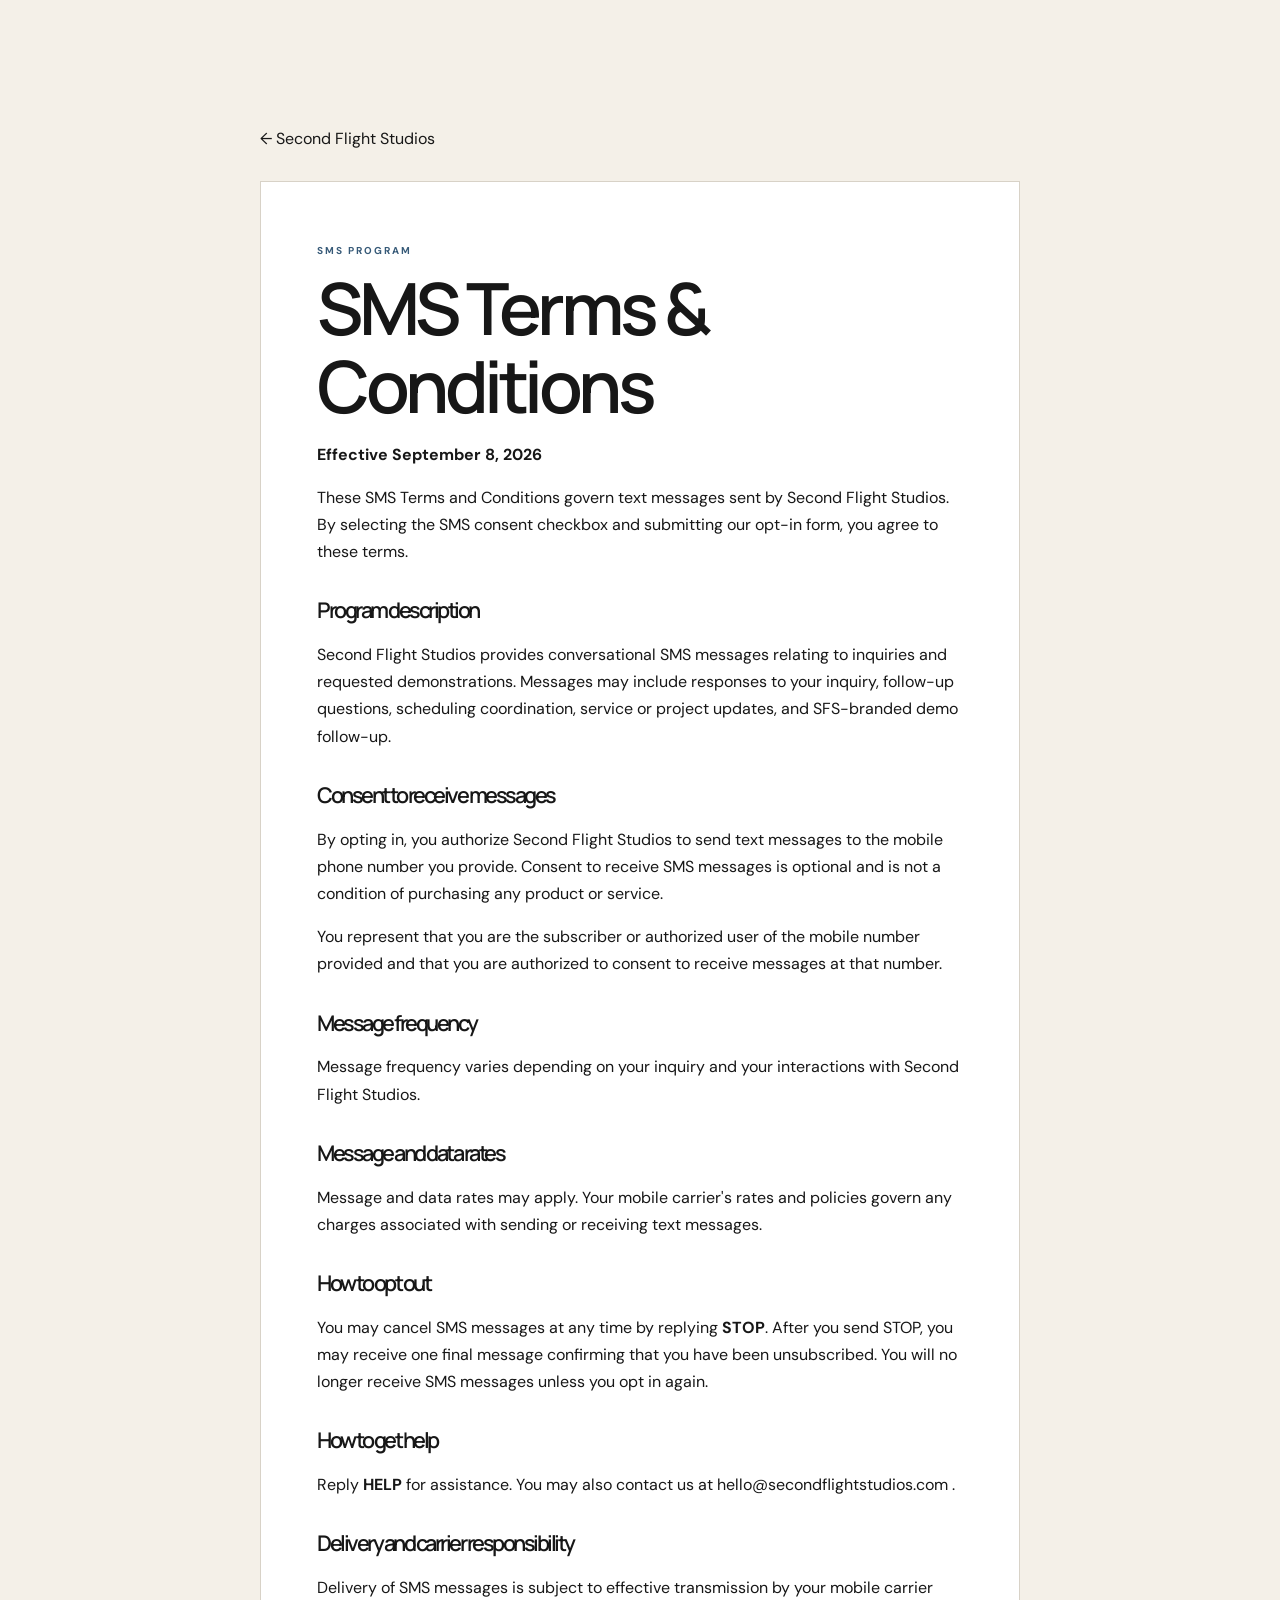
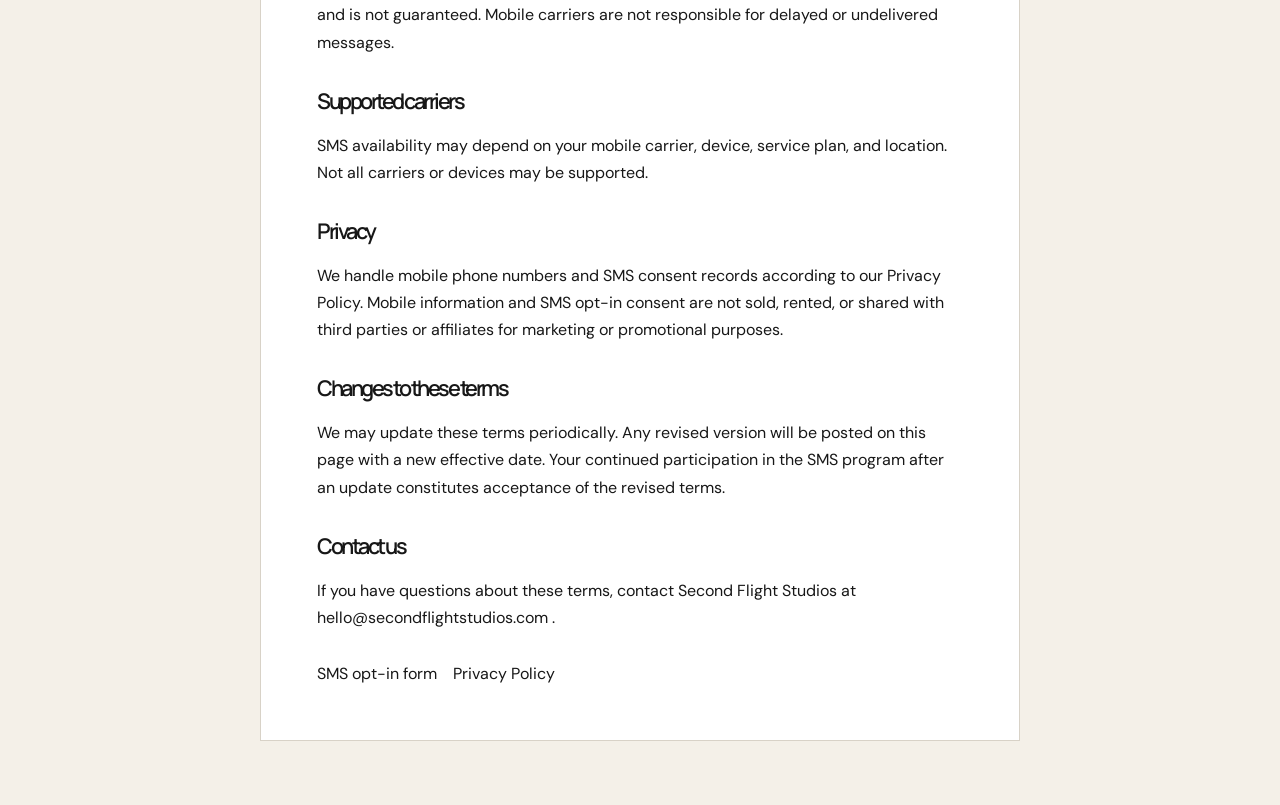
<file: terms.html>
<!DOCTYPE html>
<html lang="en">
<head>
  <meta charset="UTF-8">
  <meta name="viewport" content="width=device-width, initial-scale=1.0">

  <title>SMS Terms &amp; Conditions | Second Flight Studios</title>
  <meta
    name="description"
    content="SMS Terms and Conditions for Second Flight Studios."
  >

  <link
    rel="canonical"
    href="https://secondflightstudios.com/terms.html"
  >
  <link rel="stylesheet" href="assets/css/styles.css">

  <style>
    .legal-page {
      min-height: 100vh;
      padding: 8rem 1.25rem 4rem;
      color: #171717;
      background: #f4f0e8;
    }

    .legal-wrap {
      max-width: 760px;
      margin: 0 auto;
    }

    .legal-card {
      padding: clamp(1.5rem, 5vw, 3.5rem);
      background: #fff;
      border: 1px solid #d8d2c7;
    }

    .legal-card h1 {
      margin: 0 0 1rem;
      font-size: clamp(2.2rem, 7vw, 4.5rem);
    }

    .legal-card h2 {
      margin-top: 2rem;
      font-size: 1.35rem;
    }

    .legal-card p,
    .legal-card li {
      line-height: 1.7;
    }

    .back-link {
      display: inline-block;
      margin-bottom: 2rem;
    }

    .legal-links {
      display: flex;
      flex-wrap: wrap;
      gap: 1rem;
      margin-top: 2rem;
    }
  </style>
</head>

<body>
  <main class="legal-page">
    <div class="legal-wrap">
      <a class="back-link" href="index.html">
        &larr; Second Flight Studios
      </a>

      <article class="legal-card">
        <p class="eyebrow">SMS PROGRAM</p>
        <h1>SMS Terms &amp; Conditions</h1>

        <p><strong>Effective September 8, 2026</strong></p>

        <p>
          These SMS Terms and Conditions govern text messages sent by Second
          Flight Studios. By selecting the SMS consent checkbox and submitting
          our opt-in form, you agree to these terms.
        </p>

        <h2>Program description</h2>

        <p>
          Second Flight Studios provides conversational SMS messages relating to inquiries and requested demonstrations. Messages may include responses to your inquiry, follow-up questions, scheduling coordination, service or project updates, and SFS-branded demo follow-up.
        </p>

        <h2>Consent to receive messages</h2>

        <p>
          By opting in, you authorize Second Flight Studios to send text
          messages to the mobile phone number you provide. Consent to receive
          SMS messages is optional and is not a condition of purchasing any
          product or service.
        </p>

        <p>
          You represent that you are the subscriber or authorized user of the
          mobile number provided and that you are authorized to consent to
          receive messages at that number.
        </p>

        <h2>Message frequency</h2>

        <p>
          Message frequency varies depending on your inquiry and your
          interactions with Second Flight Studios.
        </p>

        <h2>Message and data rates</h2>

        <p>
          Message and data rates may apply. Your mobile carrier's rates and
          policies govern any charges associated with sending or receiving
          text messages.
        </p>

        <h2>How to opt out</h2>

        <p>
          You may cancel SMS messages at any time by replying
          <strong>STOP</strong>. After you send STOP, you may receive one final
          message confirming that you have been unsubscribed. You will no
          longer receive SMS messages unless you opt in again.
        </p>

        <h2>How to get help</h2>

        <p>
          Reply <strong>HELP</strong> for assistance. You may also contact us at
          <a href="mailto:hello@secondflightstudios.com">
            hello@secondflightstudios.com
          </a>.
        </p>

        <h2>Delivery and carrier responsibility</h2>

        <p>
          Delivery of SMS messages is subject to effective transmission by
          your mobile carrier and is not guaranteed. Mobile carriers are not
          responsible for delayed or undelivered messages.
        </p>

        <h2>Supported carriers</h2>

        <p>
          SMS availability may depend on your mobile carrier, device, service
          plan, and location. Not all carriers or devices may be supported.
        </p>

        <h2>Privacy</h2>

        <p>
          We handle mobile phone numbers and SMS consent records according to
          our <a href="privacy.html">Privacy Policy</a>. Mobile information and
          SMS opt-in consent are not sold, rented, or shared with third parties
          or affiliates for marketing or promotional purposes.
        </p>

        <h2>Changes to these terms</h2>

        <p>
          We may update these terms periodically. Any revised version will be
          posted on this page with a new effective date. Your continued
          participation in the SMS program after an update constitutes
          acceptance of the revised terms.
        </p>

        <h2>Contact us</h2>

        <p>
          If you have questions about these terms, contact Second Flight
          Studios at
          <a href="mailto:hello@secondflightstudios.com">
            hello@secondflightstudios.com
          </a>.
        </p>

        <nav class="legal-links" aria-label="Legal information">
          <a href="sms-consent.html">SMS opt-in form</a>
          <a href="privacy.html">Privacy Policy</a>
        </nav>
      </article>
    </div>
  </main>
</body>
</html>
</file>
<file: assets/css/styles.css>
/* Second Flight Studios — Base Styles */

@import url('https://fonts.googleapis.com/css2?family=DM+Sans:wght@400;500;600;700&family=Manrope:wght@400;500;600;700;800&display=swap');

:root {
  --ink: #17212d;
  --muted: #697583;
  --blue: #375a78;
  --blue-dark: #263e55;
  --surface: #f5f6f7;
  --line: #e5e8eb;
  --white: #ffffff;
  --max-width: 1240px;
}

* { box-sizing: border-box; }

html { scroll-behavior: smooth; }

body {
  margin: 0;
  color: var(--ink);
  background: var(--white);
  font-family: "DM Sans", sans-serif;
  -webkit-font-smoothing: antialiased;
}

a { color: inherit; text-decoration: none; }
img { max-width: 100%; display: block; }

.container {
  width: min(100% - 80px, var(--max-width));
  margin-inline: auto;
}

/* Header */

.site-header {
  position: relative;
  z-index: 10;
  background: #fff;
  border-bottom: 1px solid var(--line);
}

.header-inner {
  min-height: 90px;
  display: flex;
  align-items: center;
  justify-content: space-between;
}

.brand {
  display: inline-flex;
  align-items: center;
  gap: 15px;
}

.brand-mark {
  font-family: "Manrope", sans-serif;
  font-size: 27px;
  font-weight: 800;
  letter-spacing: -2px;
}

.brand-dot { color: #688aa5; }

.brand-name {
  font-size: 10px;
  font-weight: 700;
  letter-spacing: 1.8px;
  line-height: 1.5;
}

.site-nav {
  display: flex;
  align-items: center;
  gap: 38px;
  font-size: 13px;
  font-weight: 600;
}

.site-nav a { transition: color .2s; }
.site-nav a:hover { color: var(--blue); }
.nav-contact { border-bottom: 1px solid var(--ink); padding-bottom: 5px; }

/* Hero */

.hero {
  position: relative;
  min-height: 690px;
  display: flex;
  align-items: center;
  overflow: hidden;
}

.hero-image {
  position: absolute;
  inset: 0;
  background: url("../images/hero-flight.png") center center / cover no-repeat;
  z-index: 0;
}

.hero-content {
  position: relative;
  z-index: 1;
  padding-top: 90px;
  padding-bottom: 130px;
}

.hero-copy { max-width: 650px; }

.eyebrow {
  display: inline-flex;
  align-items: center;
  gap: 10px;
  font-size: 10px;
  font-weight: 700;
  letter-spacing: 2px;
  color: var(--blue);
}

.status-dot {
  width: 6px;
  height: 6px;
  border-radius: 50%;
  background: #779bb5;
}

h1, h2, h3, p { margin-top: 0; }

h1, h2, h3 {
  font-family: "Manrope", sans-serif;
}

h1 {
  margin: 30px 0;
  font-size: clamp(52px, 6vw, 84px);
  line-height: 1.08;
  letter-spacing: -4.5px;
  font-weight: 600;
}

h1 em, .contact h2 em {
  font-style: normal;
  color: var(--blue);
}

.hero-description {
  max-width: 485px;
  color: #526272;
  font-size: 17px;
  line-height: 1.8;
}

.hero-actions {
  display: flex;
  align-items: center;
  gap: 30px;
  margin-top: 38px;
}

.button {
  display: inline-flex;
  align-items: center;
  justify-content: center;
  gap: 28px;
  padding: 17px 25px;
  font-size: 12px;
  font-weight: 700;
  transition: transform .2s, background .2s;
}

.button:hover { transform: translateY(-2px); }

.button-primary {
  background: var(--ink);
  color: #fff;
}

.button-primary:hover { background: var(--blue-dark); }

.button-text { padding-inline: 0; }
.button-text:hover { color: var(--blue); }

.hero-bottom {
  position: absolute;
  z-index: 1;
  bottom: 0;
  left: 0;
  width: 100%;
}

.hero-bottom-inner {
  display: flex;
  justify-content: space-between;
  padding-bottom: 28px;
  color: #6d7c89;
  font-size: 9px;
  font-weight: 700;
  letter-spacing: 1.5px;
}

.scroll-cue { display: flex; gap: 12px; }

/* Shared sections */

.section { padding: 130px 0; }

.section-label {
  display: flex;
  gap: 12px;
  color: var(--blue);
  font-size: 10px;
  font-weight: 700;
  letter-spacing: 1.5px;
}

.section-number { color: #a3b0bb; }

h2 {
  font-size: clamp(35px, 4.2vw, 54px);
  line-height: 1.2;
  letter-spacing: -2.5px;
  font-weight: 600;
}

.muted { color: #a3adb7; }

.intro-grid {
  display: grid;
  grid-template-columns: 1fr 2fr;
  gap: 70px;
}

.intro-content { max-width: 750px; }

.intro-content h2 { margin-bottom: 35px; }

.intro-content p {
  max-width: 625px;
  color: var(--muted);
  font-size: 15px;
  line-height: 1.9;
}

.intro-content .large-copy {
  color: var(--ink);
  font-size: 19px;
  line-height: 1.75;
  margin-bottom: 25px;
}

/* Services */

.services { background: var(--surface); }

.section-heading {
  display: flex;
  justify-content: space-between;
  align-items: flex-start;
  gap: 50px;
  margin-bottom: 60px;
}

.section-heading h2 { width: 65%; margin: 0; }

.service-grid {
  display: grid;
  grid-template-columns: repeat(3, 1fr);
  gap: 18px;
}

.service-card {
  min-height: 365px;
  display: flex;
  flex-direction: column;
  padding: 34px;
  background: #fff;
  border: 1px solid var(--line);
  transition: transform .25s, box-shadow .25s;
}

.service-card:hover {
  transform: translateY(-5px);
  box-shadow: 0 12px 30px rgba(20, 35, 50, .045);
}

.service-index {
  align-self: flex-end;
  color: #a1aab4;
  font-size: 11px;
}

.service-icon {
  margin: 25px 0 25px;
  font-size: 30px;
  color: var(--blue);
}

.service-card h3 {
  font-size: 21px;
  letter-spacing: -.6px;
  margin-bottom: 15px;
}

.service-card p {
  color: var(--muted);
  font-size: 13px;
  line-height: 1.9;
}

.service-footer {
  margin-top: auto;
  padding-top: 30px;
  color: #9ba6b0;
  font-size: 9px;
  font-weight: 700;
  letter-spacing: 1px;
}

/* Next chapter */

.next-grid {
  display: grid;
  grid-template-columns: 1.2fr 1fr;
  gap: 100px;
  align-items: center;
}

.next-chapter h2 { margin: 25px 0 0; }

.next-copy p {
  color: var(--muted);
  font-size: 15px;
  line-height: 1.9;
  margin-bottom: 22px;
}

.inline-link {
  display: inline-block;
  padding-bottom: 8px;
  border-bottom: 1px solid var(--ink);
  margin-top: 10px;
  font-size: 13px;
  font-weight: 700;
}

/* Contact */

.contact {
  background: var(--blue-dark);
  color: #fff;
}

.contact-inner { max-width: 1240px; }

.contact .section-label,
.contact .section-number { color: #9eb5c8; }

.contact h2 {
  margin: 30px 0;
  font-size: clamp(48px, 6vw, 78px);
  line-height: 1.12;
  letter-spacing: -4px;
}

.contact h2 em { color: #a8c2d7; }

.contact p {
  max-width: 520px;
  color: #c4d1db;
  line-height: 1.8;
}

.button-light {
  margin-top: 25px;
  background: #fff;
  color: var(--ink);
}

.button-light:hover { background: #e7eef4; }

.contact-note {
  font-size: 11px;
  margin-top: 20px;
}

/* Footer */

.site-footer {
  background: #17212d;
  color: #fff;
  padding: 70px 0 25px;
}

.footer-inner {
  display: flex;
  flex-wrap: wrap;
  justify-content: space-between;
  gap: 40px;
}

.footer-brand p {
  color: #9aa8b5;
  font-size: 12px;
  line-height: 1.8;
  margin-top: 15px;
}

.footer-links {
  display: flex;
  gap: 30px;
  font-size: 12px;
  color: #b7c2cc;
}

.footer-links a:hover { color: #fff; }

.footer-bottom {
  display: flex;
  justify-content: space-between;
  width: 100%;
  border-top: 1px solid #2d3a47;
  padding-top: 25px;
  margin-top: 60px;
  color: #7f8d9b;
  font-size: 10px;
}

/* Responsive */

@media (max-width: 900px) {
  .container { width: min(100% - 48px, var(--max-width)); }
  .section { padding: 90px 0; }
  .intro-grid { grid-template-columns: 1fr; gap: 35px; }
  .section-heading { flex-direction: column; }
  .section-heading h2 { width: 100%; }
  .service-grid { grid-template-columns: 1fr; }
  .service-card { min-height: 300px; }
  .next-grid { grid-template-columns: 1fr; gap: 35px; }
}

@media (max-width: 600px) {
  .container { width: min(100% - 40px, var(--max-width)); }

  .header-inner { min-height: 76px; }
  .brand-mark { font-size: 24px; }
  .brand-name { font-size: 8px; }

  .site-nav { gap: 18px; font-size: 11px; }
  .site-nav a:not(.nav-contact) { display: none; }

  .hero { min-height: 730px; align-items: flex-start; }
  .hero-image {
    background-position: 58% center;
  }
  .hero-content { padding-top: 85px; padding-bottom: 120px; }
  h1 { font-size: 57px; letter-spacing: -3.5px; }
  .hero-description { font-size: 15px; max-width: 330px; }
  .hero-actions { flex-direction: column; align-items: flex-start; gap: 15px; }
  .hero-bottom-inner { font-size: 8px; }
  .scroll-cue { display: none; }

  h2 { font-size: 36px; letter-spacing: -1.8px; }
  .intro-content .large-copy { font-size: 17px; }
  .section-heading { margin-bottom: 40px; }
  .service-card { padding: 28px; }
  .contact h2 { font-size: 46px; letter-spacing: -2.5px; }
  .button-light { font-size: 11px; gap: 15px; }

  .footer-inner { flex-direction: column; }
  .footer-links { flex-wrap: wrap; }
  .footer-bottom { flex-direction: column; gap: 12px; margin-top: 20px; }
}

@media (prefers-reduced-motion: reduce) {
  html { scroll-behavior: auto; }
  *, *::before, *::after { transition-duration: 0.01ms !important; }
}
</file>
<file: prototype/lead-inbox/styles.css>
:root {
  color-scheme: light;
  --ink: #17212d;
  --ink-soft: #354250;
  --muted: #6b7783;
  --faint: #9ca6af;
  --blue: #375a78;
  --blue-dark: #263e55;
  --blue-pale: #eaf1f5;
  --surface: #f4f6f7;
  --card: #ffffff;
  --line: #e2e7ea;
  --warm: #f8f4ed;
  --urgent: #c54b3e;
  --urgent-pale: #fff0ee;
  --success: #317356;
  --success-pale: #edf7f1;
  --shadow: 0 16px 50px rgba(23, 33, 45, .09);
}

* { box-sizing: border-box; }

html { min-height: 100%; background: #dfe4e7; }

body {
  min-height: 100%;
  margin: 0;
  color: var(--ink);
  background: #dfe4e7;
  font-family: Inter, ui-sans-serif, -apple-system, BlinkMacSystemFont, "Segoe UI", sans-serif;
  -webkit-font-smoothing: antialiased;
}

button, textarea { font: inherit; }
button { color: inherit; }
button:focus-visible, summary:focus-visible, a:focus-visible, textarea:focus-visible {
  outline: 3px solid rgba(55, 90, 120, .28);
  outline-offset: 2px;
}

[hidden] { display: none !important; }

svg {
  width: 20px;
  height: 20px;
  fill: none;
  stroke: currentColor;
  stroke-width: 1.8;
  stroke-linecap: round;
  stroke-linejoin: round;
}

.prototype-banner {
  position: sticky;
  z-index: 50;
  top: 0;
  height: 24px;
  display: grid;
  place-items: center;
  color: #dce6ed;
  background: #17212d;
  font-size: 8px;
  font-weight: 800;
  letter-spacing: 1.4px;
}

.app-shell {
  width: min(100%, 480px);
  min-height: calc(100vh - 24px);
  margin: 0 auto;
  background: var(--surface);
  box-shadow: 0 0 80px rgba(23, 33, 45, .18);
}

.screen { min-height: calc(100vh - 24px); }

.app-header {
  display: flex;
  align-items: center;
  justify-content: space-between;
  padding: calc(18px + env(safe-area-inset-top)) 20px 18px;
}

.wordmark {
  display: inline-flex;
  align-items: center;
  gap: 10px;
  color: inherit;
  text-decoration: none;
}

.wordmark > span { font-size: 23px; font-weight: 850; letter-spacing: -1.8px; }
.wordmark small { font-size: 7px; font-weight: 800; line-height: 1.35; letter-spacing: 1.2px; }
.brand-dot { color: #6f91aa; }

.owner-chip {
  display: inline-flex;
  align-items: center;
  gap: 7px;
  padding: 4px 4px 4px 9px;
  color: var(--ink-soft);
  background: #fff;
  border: 1px solid var(--line);
  border-radius: 999px;
  font-size: 10px;
  font-weight: 700;
}

.owner-status { width: 6px; height: 6px; border-radius: 50%; background: #3c8a62; }
.owner-avatar, .mini-avatar {
  display: grid;
  place-items: center;
  width: 29px;
  height: 29px;
  color: #fff;
  background: var(--blue-dark);
  border-radius: 50%;
  font-size: 9px;
  font-weight: 800;
}

.inbox-heading {
  display: flex;
  align-items: flex-end;
  justify-content: space-between;
  padding: 18px 20px 16px;
}

.eyebrow {
  margin: 0 0 7px;
  color: var(--blue);
  font-size: 9px;
  font-weight: 800;
  letter-spacing: 1.3px;
  text-transform: uppercase;
}

.inbox-heading h1, .detail-identity h1 {
  margin: 0;
  font-size: 34px;
  line-height: 1.06;
  letter-spacing: -1.5px;
}

.icon-button {
  display: grid;
  place-items: center;
  width: 38px;
  height: 38px;
  padding: 0;
  color: var(--muted);
  background: #fff;
  border: 1px solid var(--line);
  border-radius: 50%;
  cursor: pointer;
}

.response-focus {
  position: relative;
  display: grid;
  grid-template-columns: auto 1px auto 1fr;
  align-items: center;
  gap: 17px;
  min-height: 84px;
  margin: 0 20px 18px;
  padding: 18px;
  overflow: hidden;
  color: #fff;
  background: var(--blue-dark);
  border-radius: 17px;
  box-shadow: 0 10px 30px rgba(38, 62, 85, .18);
}

.response-focus > div:not(.focus-divider) { position: relative; z-index: 1; }
.focus-count, .focus-time { display: block; font-size: 21px; font-weight: 780; letter-spacing: -.6px; }
.focus-label { display: block; margin-top: 3px; color: #b9cad7; font-size: 9px; font-weight: 650; }
.focus-divider { width: 1px; height: 36px; background: rgba(255,255,255,.15); }
.focus-spark { position: absolute; right: 12px; bottom: 11px; opacity: .33; }
.focus-spark svg { width: 70px; height: 34px; stroke: #9fc3dc; stroke-width: 2; }

.filter-tabs {
  display: flex;
  gap: 6px;
  padding: 0 20px 13px;
  overflow-x: auto;
  scrollbar-width: none;
}

.filter-tab {
  flex: 0 0 auto;
  padding: 9px 12px;
  color: var(--muted);
  background: transparent;
  border: 1px solid transparent;
  border-radius: 999px;
  font-size: 11px;
  font-weight: 700;
  cursor: pointer;
}

.filter-tab span { margin-left: 4px; color: var(--faint); }
.filter-tab.is-active { color: var(--ink); background: #fff; border-color: var(--line); box-shadow: 0 3px 10px rgba(23, 33, 45, .04); }

.lead-list { display: grid; gap: 10px; padding: 0 12px calc(30px + env(safe-area-inset-bottom)); }

.lead-card {
  position: relative;
  overflow: hidden;
  background: #fff;
  border: 1px solid var(--line);
  border-radius: 18px;
  box-shadow: 0 5px 18px rgba(23, 33, 45, .045);
}

.lead-card.is-waiting::before {
  content: "";
  position: absolute;
  inset: 0 auto 0 0;
  width: 3px;
  background: #7298b5;
}

.lead-card-button {
  width: 100%;
  padding: 16px 16px 14px 18px;
  text-align: left;
  background: transparent;
  border: 0;
  cursor: pointer;
}

.lead-meta-row, .lead-title-row, .lead-state-row, .signal-row, .section-title-row, .detail-identity, .detail-header, .sheet-heading {
  display: flex;
  align-items: center;
  justify-content: space-between;
}

.lead-age { display: inline-flex; align-items: center; gap: 6px; color: var(--blue); font-size: 11px; font-weight: 800; }
.lead-age.is-urgent { color: var(--urgent); }
.age-dot { width: 7px; height: 7px; background: currentColor; border-radius: 50%; box-shadow: 0 0 0 4px rgba(55, 90, 120, .08); }
.is-urgent .age-dot { animation: pulse 1.7s infinite; box-shadow: 0 0 0 4px rgba(197, 75, 62, .09); }
@keyframes pulse { 50% { box-shadow: 0 0 0 7px rgba(197, 75, 62, 0); } }
.lead-source { color: var(--faint); font-size: 9px; font-weight: 750; letter-spacing: .55px; text-transform: uppercase; }

.lead-title-row { align-items: flex-start; margin-top: 13px; }
.lead-title-row h2 { margin: 0; font-size: 18px; letter-spacing: -.35px; }
.lead-title-row p { margin: 3px 0 0; color: var(--muted); font-size: 11px; }
.card-arrow { display: grid; place-items: center; width: 28px; height: 28px; color: var(--faint); background: var(--surface); border-radius: 50%; }
.card-arrow svg { width: 15px; height: 15px; }

.lead-summary { margin: 12px 28px 13px 0; color: var(--ink-soft); font-size: 12.5px; line-height: 1.48; }
.signal-row { justify-content: flex-start; flex-wrap: wrap; gap: 6px; }
.urgency-pill, .ready-pill, .missing-pill, .status-badge, .draft-badge {
  display: inline-flex;
  align-items: center;
  gap: 4px;
  padding: 5px 8px;
  border-radius: 999px;
  font-size: 8px;
  font-weight: 800;
  letter-spacing: .55px;
  text-transform: uppercase;
}
.urgency-urgent { color: #9f3128; background: var(--urgent-pale); }
.urgency-high { color: #8b5620; background: #fff4de; }
.urgency-normal { color: var(--blue); background: var(--blue-pale); }
.urgency-low { color: var(--muted); background: #eef0f1; }
.ready-pill { color: #2f674e; background: var(--success-pale); }
.missing-pill { color: #7b6549; background: var(--warm); }

.lead-state-row { margin-top: 14px; padding-top: 12px; border-top: 1px solid #edf0f2; }
.state-label { display: inline-flex; align-items: center; gap: 6px; font-size: 10px; font-weight: 720; }
.waiting-us { color: #94584f; }
.waiting-them { color: var(--muted); }
.card-owner { display: inline-flex; align-items: center; gap: 6px; color: var(--muted); font-size: 9px; font-weight: 700; }
.card-owner > span { display: grid; place-items: center; width: 22px; height: 22px; color: #fff; background: #667b8d; border-radius: 50%; font-size: 7px; }
.empty-state { padding: 60px 20px; color: var(--muted); text-align: center; }

/* Detail */
.detail-screen { padding-bottom: 92px; background: #fff; }
.detail-header {
  position: sticky;
  z-index: 10;
  top: 24px;
  height: 60px;
  padding: 0 14px;
  background: rgba(255, 255, 255, .94);
  border-bottom: 1px solid var(--line);
  backdrop-filter: blur(12px);
}
.back-button { display: inline-flex; align-items: center; gap: 3px; padding: 8px 5px; color: var(--blue); background: transparent; border: 0; font-size: 12px; font-weight: 750; cursor: pointer; }
.back-button svg { width: 19px; height: 19px; }
.detail-id { position: absolute; left: 50%; transform: translateX(-50%); color: var(--faint); font-size: 9px; font-weight: 800; letter-spacing: 1px; }
.detail-header .icon-button { width: 34px; height: 34px; background: transparent; border-color: transparent; }
.detail-header .icon-button svg { fill: currentColor; stroke: none; }

.response-clock {
  display: flex;
  align-items: center;
  justify-content: space-between;
  min-height: 82px;
  padding: 15px 20px;
  color: #fff;
}
.clock-waiting { background: linear-gradient(110deg, #283f53, #355f7b); }
.clock-done { background: linear-gradient(110deg, #335746, #47755f); }
.clock-kicker { display: block; margin-bottom: 3px; color: #bfd0dc; font-size: 8px; font-weight: 800; letter-spacing: 1.1px; }
.response-clock strong { font-size: 25px; letter-spacing: -.7px; }
.clock-ready { display: inline-flex; gap: 5px; padding: 7px 9px; color: #e3f1e9; background: rgba(255,255,255,.1); border: 1px solid rgba(255,255,255,.12); border-radius: 999px; font-size: 9px; font-weight: 750; }

.detail-body { padding: 24px 18px; }
.detail-identity { align-items: flex-start; gap: 20px; }
.detail-identity h1 { font-size: 28px; }
.contact-name { margin: 5px 0 0; color: var(--muted); font-size: 13px; }
.detail-identity > .urgency-pill { flex: 0 0 auto; margin-top: 18px; }
.ownership-strip { display: flex; align-items: center; gap: 10px; margin-top: 17px; }
.status-badge { color: var(--blue); background: var(--blue-pale); }
.ownership-divider { width: 1px; height: 19px; background: var(--line); }
.ownership-strip button { display: inline-flex; align-items: center; gap: 7px; padding: 0; color: var(--muted); background: transparent; border: 0; font-size: 10px; font-weight: 720; cursor: pointer; }
.mini-avatar { width: 23px; height: 23px; font-size: 8px; }

.detail-section { margin-top: 25px; padding: 19px; border: 1px solid var(--line); border-radius: 17px; }
.ai-brief { background: linear-gradient(145deg, #f6fafc, #fff); border-color: #d9e5ec; }
.section-title-row h2, .contact-details h2 { margin: 0; font-size: 14px; letter-spacing: -.2px; }
.section-title-row h2 span { color: var(--blue); }
.section-title-row > span { color: var(--faint); font-size: 7px; font-weight: 800; letter-spacing: .9px; }
.brief-copy { margin: 15px 0; color: var(--ink-soft); font-size: 14px; font-weight: 580; line-height: 1.55; }
.missing-callout { padding: 13px; color: #6f583a; background: #fff8e9; border-radius: 11px; }
.missing-callout strong { display: block; margin-bottom: 7px; font-size: 9px; letter-spacing: .5px; text-transform: uppercase; }
.missing-callout ul { display: flex; flex-wrap: wrap; gap: 5px; margin: 0; padding: 0; list-style: none; }
.missing-callout li { padding: 5px 7px; background: rgba(255,255,255,.75); border: 1px solid #eee1c8; border-radius: 6px; font-size: 9px; }
.complete-callout { padding: 11px; color: var(--success); background: var(--success-pale); border-radius: 9px; font-size: 10px; font-weight: 700; }
.next-action { margin-top: 15px; padding-top: 15px; border-top: 1px solid #e1e9ed; }
.next-action span { color: var(--blue); font-size: 8px; font-weight: 850; letter-spacing: .9px; }
.next-action p { margin: 7px 0 0; color: var(--ink-soft); font-size: 12px; line-height: 1.5; }

.prepared-response { background: #fff; box-shadow: 0 10px 30px rgba(23,33,45,.055); }
.draft-badge { color: var(--blue); background: var(--blue-pale); }
.response-copy { margin: 16px 0; padding-left: 13px; color: var(--ink-soft); border-left: 2px solid #9db3c3; font-size: 12.5px; line-height: 1.65; white-space: pre-wrap; }
#response-editor { width: 100%; min-height: 230px; margin: 15px 0 10px; padding: 12px; color: var(--ink); background: #fbfcfc; border: 1px solid #b8c8d3; border-radius: 10px; font-size: 13px; line-height: 1.6; resize: vertical; }
.response-actions { display: grid; grid-template-columns: 1fr .64fr; gap: 8px; }
.secondary-action { display: flex; align-items: center; justify-content: center; gap: 7px; min-height: 40px; color: var(--blue); background: #f2f6f8; border: 1px solid #e0e8ed; border-radius: 10px; font-size: 10px; font-weight: 750; cursor: pointer; }
.secondary-action svg { width: 15px; height: 15px; }
.approve-action { display: flex; align-items: center; justify-content: space-between; width: 100%; min-height: 50px; margin-top: 9px; padding: 0 15px; color: #fff; background: var(--blue-dark); border: 0; border-radius: 11px; font-size: 11px; font-weight: 780; cursor: pointer; }
.approve-action:hover { background: #304f69; }
.approve-action:disabled { opacity: .45; cursor: not-allowed; }
.approve-action svg { width: 17px; height: 17px; }
.prototype-note { margin: 9px 0 0; color: var(--faint); font-size: 8px; line-height: 1.45; text-align: center; }

.original-inquiry { margin-top: 15px; border: 1px solid var(--line); border-radius: 13px; }
.original-inquiry summary { display: grid; gap: 5px; padding: 15px; cursor: pointer; list-style: none; }
.original-inquiry summary::-webkit-details-marker { display: none; }
.original-inquiry summary span { font-size: 11px; font-weight: 750; }
.original-inquiry summary small { padding-right: 15px; overflow: hidden; color: var(--muted); font-size: 9px; font-weight: 450; text-overflow: ellipsis; white-space: nowrap; }
.original-inquiry p { margin: 0; padding: 0 15px 16px; color: var(--ink-soft); font-size: 12px; line-height: 1.65; }
.contact-details { margin-top: 25px; }
.contact-details dl { margin: 12px 0 0; border-top: 1px solid var(--line); }
.contact-details dl > div { display: grid; grid-template-columns: 70px 1fr; gap: 10px; padding: 11px 0; border-bottom: 1px solid var(--line); font-size: 10px; }
.contact-details dt { color: var(--muted); }
.contact-details dd { margin: 0; overflow-wrap: anywhere; font-weight: 650; }

.action-dock {
  position: fixed;
  z-index: 15;
  left: 50%;
  bottom: 0;
  display: grid;
  grid-template-columns: repeat(4, 1fr);
  width: min(100%, 480px);
  min-height: calc(70px + env(safe-area-inset-bottom));
  padding: 8px 10px env(safe-area-inset-bottom);
  transform: translateX(-50%);
  background: rgba(255,255,255,.95);
  border-top: 1px solid var(--line);
  box-shadow: 0 -8px 24px rgba(23,33,45,.06);
  backdrop-filter: blur(14px);
}
.action-dock button { display: flex; flex-direction: column; align-items: center; justify-content: center; gap: 4px; color: var(--muted); background: transparent; border: 0; font-size: 8px; font-weight: 700; cursor: pointer; }
.action-dock button:disabled { opacity: .3; cursor: not-allowed; }
.action-dock svg { width: 19px; height: 19px; }

/* Sheets and feedback */
.action-sheet-backdrop { position: fixed; z-index: 60; inset: 0; opacity: 0; background: rgba(16,25,33,.36); transition: opacity .22s; }
.action-sheet-backdrop.is-open { opacity: 1; }
.action-sheet { position: fixed; z-index: 61; left: 50%; bottom: 0; width: min(100%, 480px); padding: 8px 18px calc(22px + env(safe-area-inset-bottom)); transform: translate(-50%, 105%); background: #fff; border-radius: 22px 22px 0 0; box-shadow: 0 -20px 70px rgba(23,33,45,.18); transition: transform .22s ease-out; }
.action-sheet.is-open { transform: translate(-50%, 0); }
.sheet-handle { width: 36px; height: 4px; margin: 0 auto 17px; background: #d3d9dd; border-radius: 99px; }
.sheet-heading h2 { margin: 0; font-size: 21px; }
.sheet-close { font-size: 21px; }
.assignee-options { display: grid; gap: 7px; margin-top: 17px; }
.assignee-options button { display: grid; grid-template-columns: 38px 1fr 20px; align-items: center; gap: 10px; width: 100%; padding: 11px; text-align: left; background: #fff; border: 1px solid var(--line); border-radius: 12px; cursor: pointer; }
.assignee-options button.is-selected { background: #f3f7fa; border-color: #9bb3c4; }
.assignee-avatar { display: grid; place-items: center; width: 36px; height: 36px; color: #fff; background: var(--blue-dark); border-radius: 50%; font-size: 10px; font-weight: 800; }
.assignee-avatar.alt { background: #776c86; }
.muted-avatar { background: #a5adb4; }
.assignee-options strong, .assignee-options small { display: block; }
.assignee-options strong { font-size: 11px; }
.assignee-options small { margin-top: 3px; color: var(--muted); font-size: 9px; }
.check { visibility: hidden; color: var(--success); font-weight: 800; }
.is-selected .check { visibility: visible; }
.toast { position: fixed; z-index: 100; left: 50%; bottom: calc(24px + env(safe-area-inset-bottom)); width: max-content; max-width: calc(100% - 36px); padding: 11px 15px; opacity: 0; color: #fff; background: #17212d; border-radius: 999px; box-shadow: var(--shadow); transform: translate(-50%, 12px); font-size: 10px; font-weight: 720; transition: opacity .2s, transform .2s; }
.toast.is-visible { opacity: 1; transform: translate(-50%, 0); }

@media (min-width: 560px) {
  .app-shell { margin-block: 18px 40px; min-height: calc(100vh - 82px); border-radius: 24px; overflow: hidden; }
  .screen { min-height: calc(100vh - 82px); }
  .detail-header { top: 24px; }
  .action-dock { bottom: 18px; border-radius: 0 0 24px 24px; }
}

@media (prefers-reduced-motion: reduce) {
  *, *::before, *::after { scroll-behavior: auto !important; animation: none !important; transition: none !important; }
}
</file>
<file: assets/css/intake-test.css>
:root{color-scheme:light;font-family:Arial,sans-serif;color:#17212d;background:#f5f6f7}*{box-sizing:border-box}body{margin:0}header{background:#fff;border-bottom:1px solid #dce2e7;padding:25px max(24px,calc((100vw - 760px)/2))}header a{color:#17212d;text-decoration:none;font-size:27px;font-weight:800;white-space:nowrap}header span{color:#688aa5}header small{font-size:10px;letter-spacing:1px;margin-left:12px}main{max-width:760px;margin:60px auto;padding:0 24px 60px}h1{font-size:clamp(32px,5vw,48px);letter-spacing:-1.5px;line-height:1.1}h2{font-size:21px}p{line-height:1.7;color:#526272}.eyebrow{font-size:11px;font-weight:700;letter-spacing:1.4px;color:#375a78}section{padding:28px;margin:24px 0;background:white;border:1px solid #dce2e7;border-radius:8px}dl{display:grid;grid-template-columns:105px 1fr;gap:14px;font-size:14px;line-height:1.5}dt{font-weight:bold}dd{margin:0}label{display:block;font-weight:bold;font-size:14px;margin-bottom:10px}input{width:100%;padding:14px;border:1px solid #a8b5bf;border-radius:4px;font:inherit}input:focus,button:focus-visible{outline:3px solid #8bb9de;outline-offset:2px}button{padding:15px 22px;border:0;background:#17212d;color:white;font:inherit;font-weight:bold;border-radius:4px;cursor:pointer}button:disabled{opacity:.5;cursor:not-allowed}#turnstile-container{margin:22px 0;min-height:65px}#test-result{overflow-wrap:anywhere;font-weight:600}.footnote{font-size:12px}@media(max-width:420px){section{padding:18px}dl{grid-template-columns:1fr;gap:5px}dd{margin-bottom:10px}main{padding-inline:14px}}

#reconciliation-list{margin-top:18px}.reconciliation-item{border:1px solid #dce2e7;border-radius:6px;padding:16px;margin:12px 0}.reconciliation-item h3{font-size:16px;margin:0 0 10px}.reconciliation-item p{font-size:14px;margin:4px 0;overflow-wrap:anywhere}.reconciliation-empty{font-weight:600}
</file>
